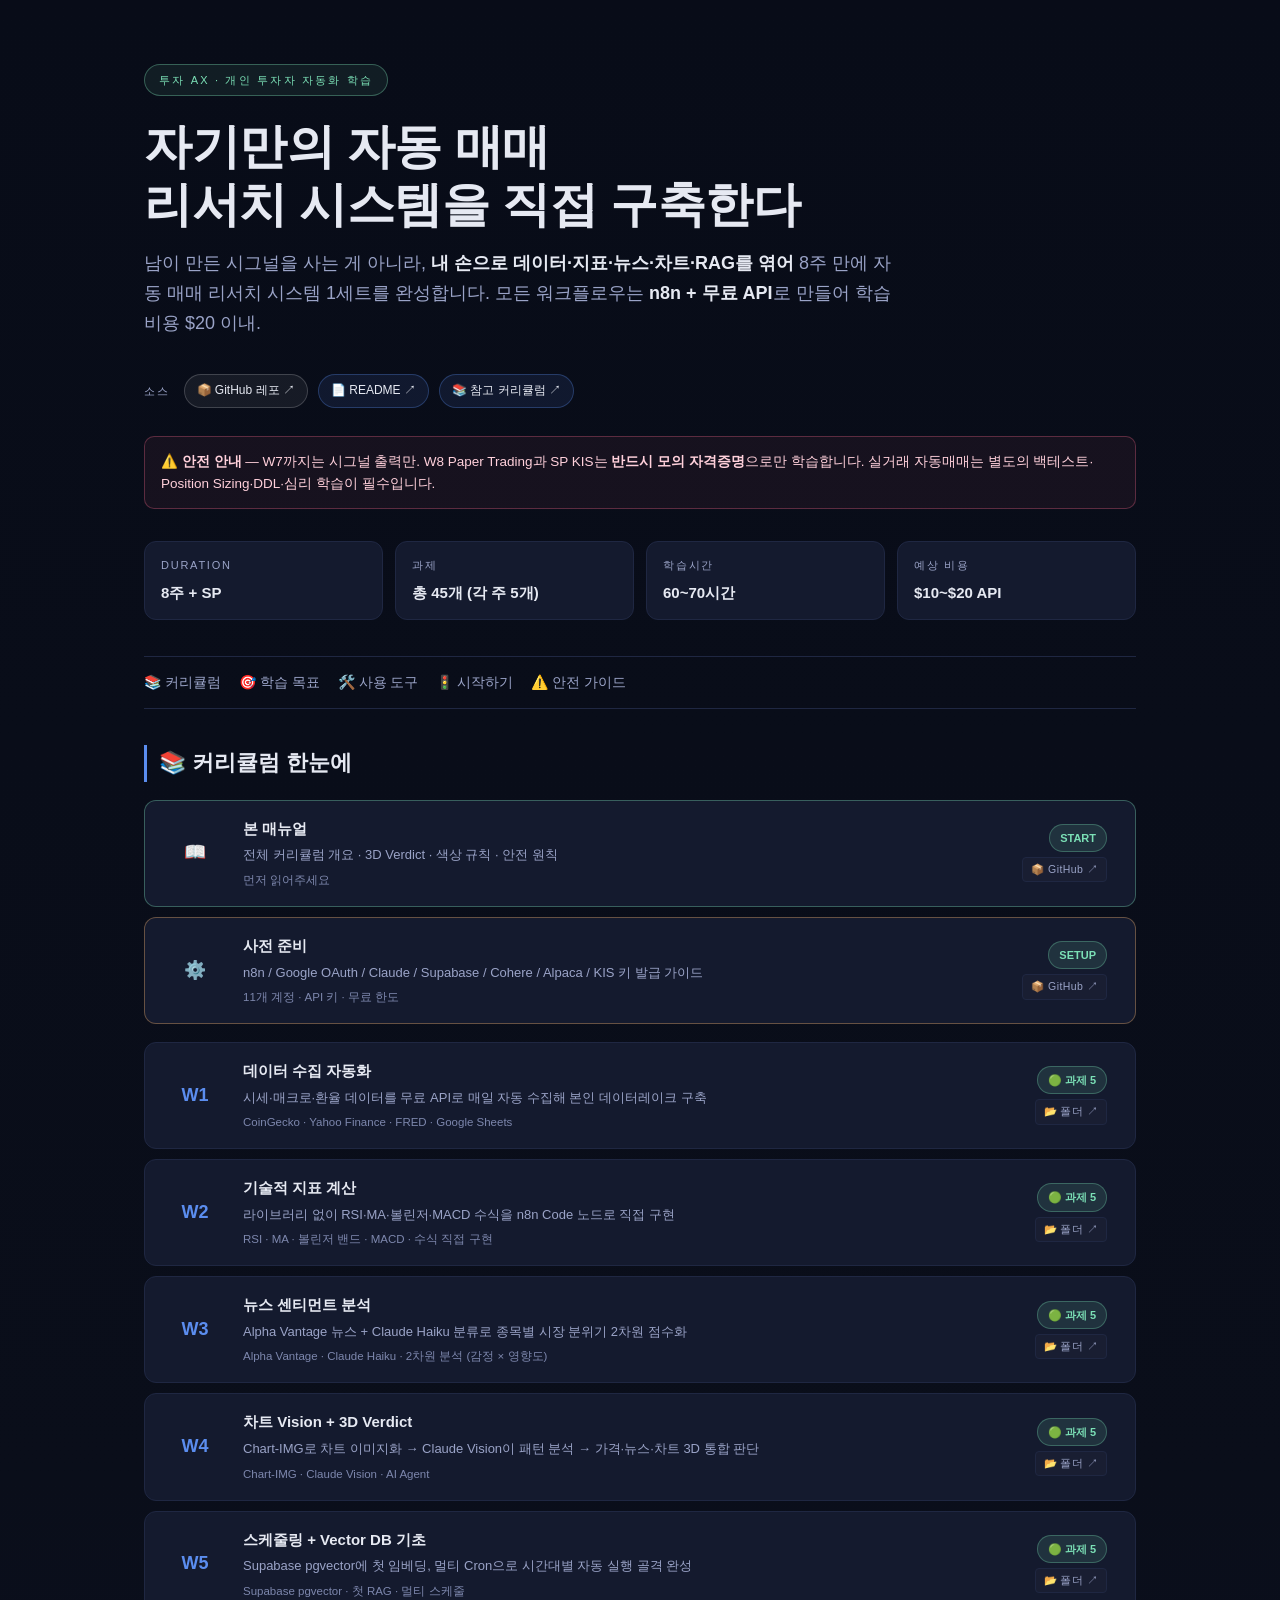
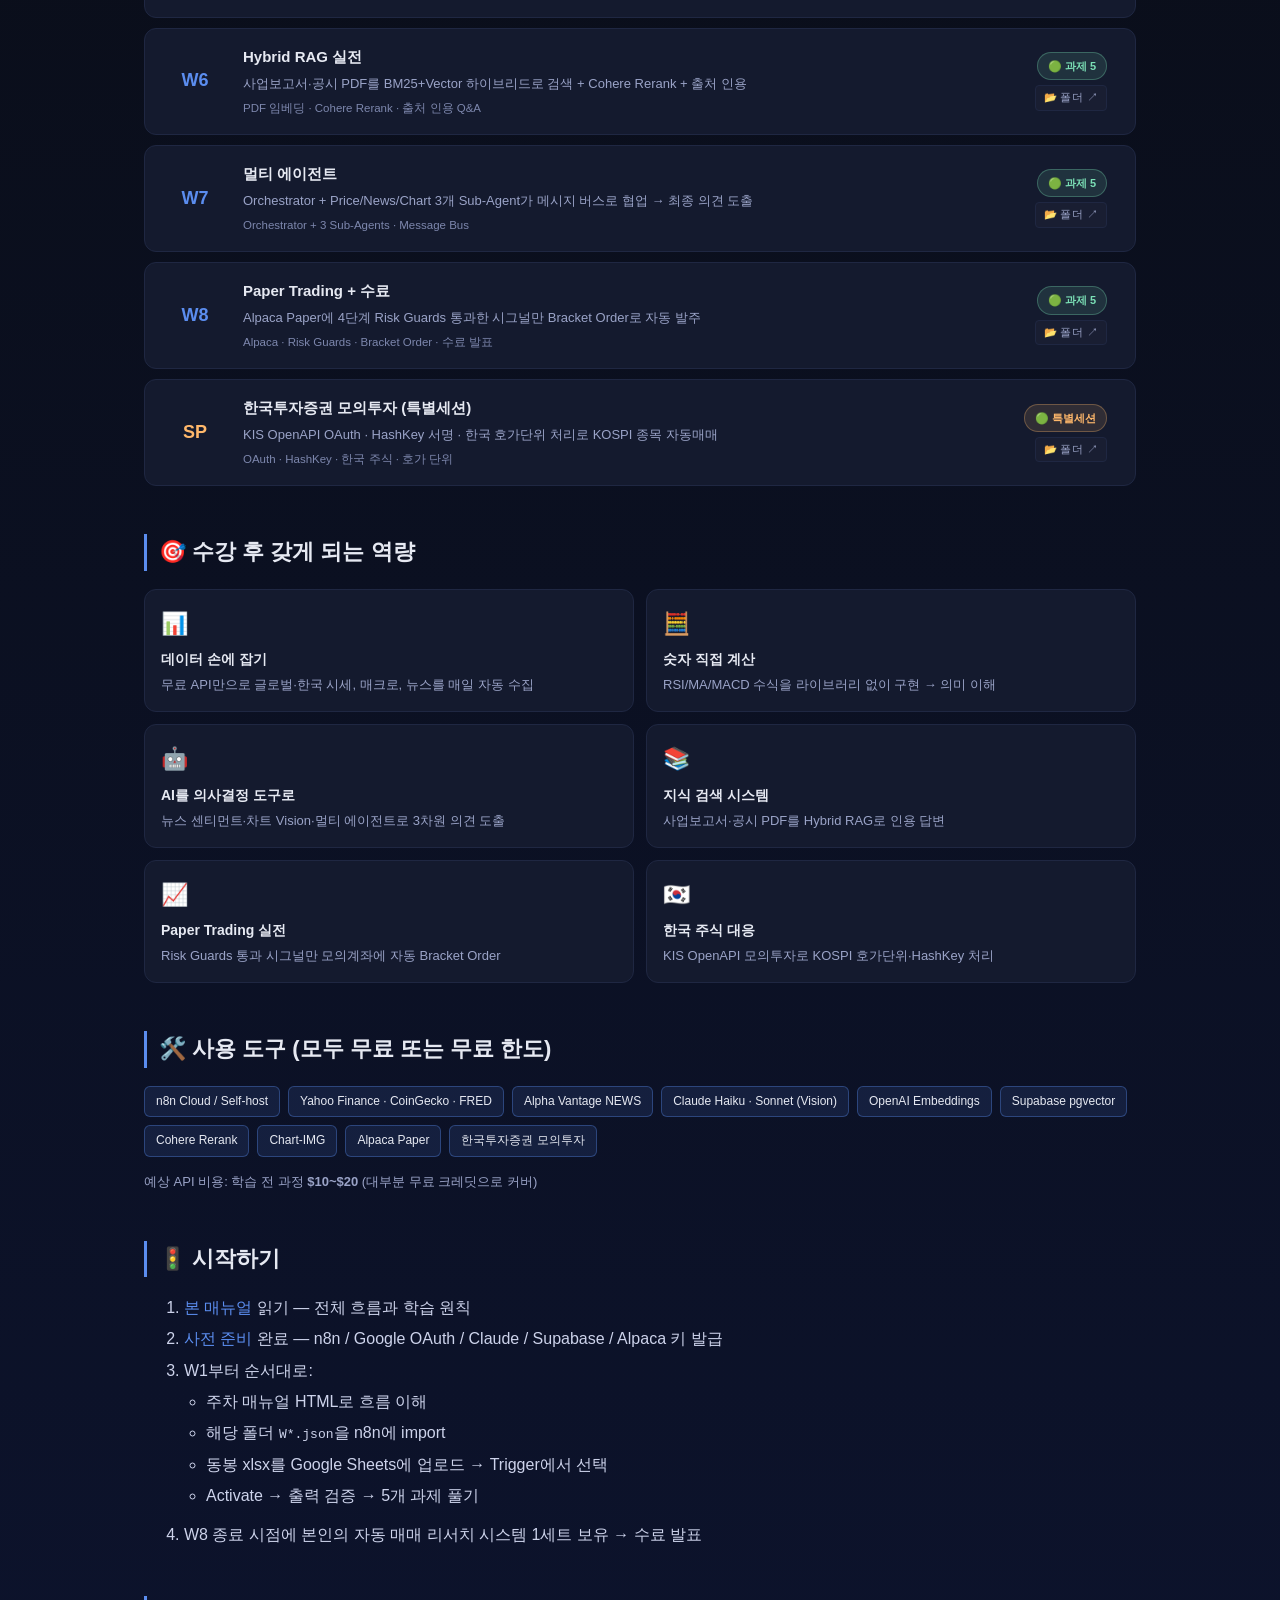
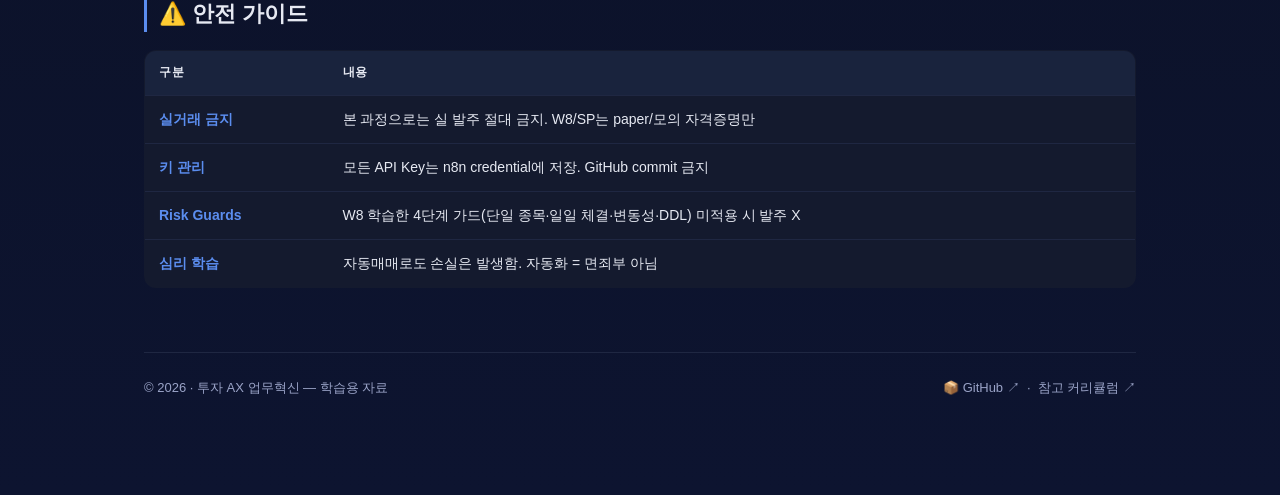
<file: index.html>
<!DOCTYPE html>
<html lang="ko">
<head>
<meta charset="UTF-8">
<meta name="viewport" content="width=device-width, initial-scale=1.0">
<title>투자 AX 업무혁신 — 개인 투자자 자동화 학습과정</title>
<meta name="description" content="개인 투자자가 데이터·지표·뉴스·차트·RAG·Paper Trading까지 직접 엮어 자기만의 자동 매매 리서치 시스템을 구축하는 8주 + SP 커리큘럼">
<style>
  :root{
    --bg:#0a0e1a;--bg-card:#141a2e;--border:#1f2742;
    --text:#e6e9f2;--muted:#9aa3c7;
    --accent:#5b8def;--accent-2:#7be0b6;--warn:#ffb86b;--danger:#ff6b8a;
  }
  *{box-sizing:border-box}
  html,body{margin:0;padding:0}
  body{
    background:linear-gradient(180deg,#080c18 0%,#0a0e1a 40%,#0d1430 100%);
    color:var(--text);
    font-family:-apple-system,BlinkMacSystemFont,"Segoe UI","Apple SD Gothic Neo","Noto Sans KR",Roboto,sans-serif;
    line-height:1.65;min-height:100vh;
  }
  a{color:var(--accent);text-decoration:none}
  a:hover{text-decoration:underline}
  .wrap{max-width:1040px;margin:0 auto;padding:64px 24px 96px}

  .eyebrow{display:inline-block;font-size:11px;letter-spacing:.2em;text-transform:uppercase;
    color:var(--accent-2);border:1px solid rgba(123,224,182,.35);
    padding:6px 14px;border-radius:999px;background:rgba(123,224,182,.08);margin-bottom:22px}
  h1{font-size:clamp(30px,5vw,48px);line-height:1.2;margin:0 0 16px;letter-spacing:-.01em;font-weight:800}
  .lead{color:var(--muted);font-size:clamp(15px,1.6vw,18px);margin:0 0 36px;max-width:760px}
  .lead strong{color:var(--text)}

  .meta{display:grid;grid-template-columns:repeat(4,1fr);gap:12px;margin:0 0 36px}
  @media (max-width:720px){.meta{grid-template-columns:repeat(2,1fr)}}
  .meta-card{background:var(--bg-card);border:1px solid var(--border);border-radius:12px;padding:14px 16px}
  .meta-card .k{font-size:11px;letter-spacing:.16em;text-transform:uppercase;color:var(--muted);margin-bottom:6px}
  .meta-card .v{font-size:15px;font-weight:600;color:var(--text)}

  .toc{display:flex;flex-wrap:wrap;gap:8px 18px;color:var(--muted);font-size:14px;
    border-top:1px solid var(--border);border-bottom:1px solid var(--border);
    padding:14px 0;margin:0 0 36px}
  .toc a{color:var(--muted)} .toc a:hover{color:var(--text)}

  section{margin:0 0 48px}
  h2{font-size:22px;font-weight:700;margin:0 0 18px;padding-left:12px;border-left:3px solid var(--accent)}
  p{margin:0 0 12px;color:#cdd3eb}
  ul{margin:0 0 12px;padding-left:22px;color:#cdd3eb} li{margin:5px 0}

  .curriculum{display:grid;grid-template-columns:1fr;gap:10px;margin:8px 0 12px}
  .week{background:var(--bg-card);border:1px solid var(--border);border-radius:12px;
    padding:16px 20px;display:grid;grid-template-columns:60px 1fr auto;gap:18px;align-items:center;
    transition:border-color .15s ease,transform .15s ease;position:relative;cursor:pointer}
  .week:hover{border-color:var(--accent);transform:translateX(2px)}
  .week:hover .body .ttl a{color:var(--accent)}
  /* stretched link — ttl의 anchor가 카드 전체를 덮어 클릭 가능하게 */
  /* 카드 우측 hover시 화살표 표시 */
  .week::after{content:'→';position:absolute;right:14px;top:50%;transform:translateY(-50%);
    color:var(--muted);opacity:0;transition:all .2s ease;font-size:18px;pointer-events:none;z-index:0}
  .week:hover::after{opacity:1;right:8px;color:var(--accent)}
  /* 우측 open 영역은 화살표 위에 올림 + 패딩 */
  .week .open{position:relative;z-index:2;padding-right:8px}
  /* 키보드 포커스 표시 */
  .week:focus-visible{outline:2px solid var(--accent);outline-offset:2px}
  .week .wk{font-size:18px;font-weight:800;color:var(--accent);text-align:center}
  .week .body .ttl{font-size:15px;font-weight:700;color:var(--text);margin-bottom:3px}
  .week .body .desc{font-size:13px;color:var(--muted)}
  .week .body .tools{font-size:11.5px;color:#7d87ad;margin-top:5px}
  .week .badge{font-size:11px;padding:4px 10px;border-radius:999px;background:rgba(123,224,182,.12);
    color:var(--accent-2);border:1px solid rgba(123,224,182,.3);font-weight:600;white-space:nowrap}
  .week.sp .wk{color:var(--warn)}
  .week.sp .badge{background:rgba(255,184,107,.12);color:var(--warn);border-color:rgba(255,184,107,.3)}
  .week .body .ttl a{color:inherit;text-decoration:none;position:relative}
  .week .body .ttl a:hover{color:var(--accent);text-decoration:none}
  @media (max-width:560px){.week{grid-template-columns:50px 1fr}.week .badge{grid-column:1/-1;justify-self:start;margin-top:6px}}

  .goal-grid{display:grid;grid-template-columns:repeat(2,1fr);gap:12px;margin:8px 0}
  @media (max-width:720px){.goal-grid{grid-template-columns:1fr}}
  .goal{background:var(--bg-card);border:1px solid var(--border);border-radius:12px;padding:16px}
  .goal .ic{font-size:22px;margin-bottom:6px}
  .goal .t{font-weight:700;font-size:14px;margin-bottom:4px}
  .goal .d{font-size:13px;color:var(--muted);line-height:1.55}

  table{width:100%;border-collapse:collapse;background:var(--bg-card);border:1px solid var(--border);
    border-radius:12px;overflow:hidden;font-size:14px}
  th,td{padding:12px 14px;text-align:left;border-bottom:1px solid var(--border)}
  th{background:rgba(91,141,239,.08);color:var(--text);font-weight:600;font-size:12px;
    letter-spacing:.08em;text-transform:uppercase}
  tr:last-child td{border-bottom:none}
  td:first-child{color:var(--accent);font-weight:600;white-space:nowrap}

  .safety{background:rgba(255,107,138,.06);border:1px solid rgba(255,107,138,.3);
    color:#ffd0db;padding:14px 16px;border-radius:10px;margin:0 0 32px;
    font-size:13.5px;line-height:1.6}

  .badge-row{display:flex;flex-wrap:wrap;gap:8px;margin-bottom:14px}
  .badge{background:rgba(91,141,239,.12);border:1px solid rgba(91,141,239,.35);
    color:var(--text);padding:5px 11px;border-radius:6px;font-size:12px;font-weight:500}

  footer{margin-top:64px;padding-top:24px;border-top:1px solid var(--border);
    color:var(--muted);font-size:13px;display:flex;justify-content:space-between;flex-wrap:wrap;gap:8px}
  footer a{color:var(--muted)}

  .source-bar{display:flex;flex-wrap:wrap;gap:10px;margin:0 0 28px;align-items:center}
  .source-bar .label{font-size:11px;letter-spacing:.16em;text-transform:uppercase;color:var(--muted);margin-right:4px}
  .source-pill{display:inline-flex;align-items:center;gap:6px;font-size:12px;padding:6px 12px;border-radius:999px;
    background:rgba(91,141,239,.1);border:1px solid rgba(91,141,239,.3);color:var(--text);
    transition:background .15s ease,border-color .15s ease}
  .source-pill:hover{background:rgba(91,141,239,.18);border-color:var(--accent);text-decoration:none}
  .source-pill.gh{background:rgba(255,255,255,.06);border-color:rgba(255,255,255,.18)}
  .source-pill.gh:hover{background:rgba(255,255,255,.12);border-color:#fff}
  .week .open{display:flex;flex-direction:column;align-items:flex-end;gap:5px;font-size:10px}
  .week .open a{color:var(--muted);font-size:10.5px;letter-spacing:.04em;border:1px solid var(--border);
    padding:3px 8px;border-radius:4px;background:rgba(255,255,255,.02);transition:all .15s ease}
  .week .open a:hover{border-color:var(--accent);color:var(--text);text-decoration:none}
</style>
</head>
<body>
<div class="wrap">

  <span class="eyebrow">투자 AX · 개인 투자자 자동화 학습</span>
  <h1>자기만의 자동 매매<br>리서치 시스템을 직접 구축한다</h1>
  <p class="lead">
    남이 만든 시그널을 사는 게 아니라, <strong>내 손으로 데이터·지표·뉴스·차트·RAG를 엮어</strong>
    8주 만에 자동 매매 리서치 시스템 1세트를 완성합니다. 모든 워크플로우는
    <strong>n8n + 무료 API</strong>로 만들어 학습 비용 $20 이내.
  </p>

  <div class="source-bar">
    <span class="label">소스</span>
    <a class="source-pill gh" href="https://github.com/keerhee/invest-ax-curriculum" target="_blank" rel="noopener">📦 GitHub 레포 ↗</a>
    <a class="source-pill" href="https://github.com/keerhee/invest-ax-curriculum/blob/main/README.md" target="_blank" rel="noopener">📄 README ↗</a>
    <a class="source-pill" href="https://github.com/keerhee/invest-automation-curriculum" target="_blank" rel="noopener">📚 참고 커리큘럼 ↗</a>
  </div>

  <div class="safety">
    ⚠️ <strong>안전 안내</strong> — W7까지는 시그널 출력만. W8 Paper Trading과 SP KIS는
    <strong>반드시 모의 자격증명</strong>으로만 학습합니다. 실거래 자동매매는 별도의 백테스트·
    Position Sizing·DDL·심리 학습이 필수입니다.
  </div>

  <div class="meta">
    <div class="meta-card"><div class="k">Duration</div><div class="v">8주 + SP</div></div>
    <div class="meta-card"><div class="k">과제</div><div class="v">총 45개 (각 주 5개)</div></div>
    <div class="meta-card"><div class="k">학습시간</div><div class="v">60~70시간</div></div>
    <div class="meta-card"><div class="k">예상 비용</div><div class="v">$10~$20 API</div></div>
  </div>

  <nav class="toc">
    <a href="#curriculum">📚 커리큘럼</a>
    <a href="#goals">🎯 학습 목표</a>
    <a href="#tools">🛠️ 사용 도구</a>
    <a href="#how">🚦 시작하기</a>
    <a href="#safety">⚠️ 안전 가이드</a>
  </nav>

  <section id="curriculum">
    <h2>📚 커리큘럼 한눈에</h2>

    <div class="curriculum" style="margin-bottom:18px">
      <div class="week" style="border-color:rgba(123,224,182,.35)" data-href="manuals/00_main.html">
        <div class="wk" style="color:var(--accent-2)">📖</div>
        <div class="body">
          <div class="ttl"><a href="manuals/00_main.html">본 매뉴얼</a></div>
          <div class="desc">전체 커리큘럼 개요 · 3D Verdict · 색상 규칙 · 안전 원칙</div>
          <div class="tools">먼저 읽어주세요</div>
        </div>
        <div class="open">
          <div class="badge">START</div>
          <a href="https://github.com/keerhee/invest-ax-curriculum/blob/main/manuals/00_main.html" target="_blank" rel="noopener">📦 GitHub ↗</a>
        </div>
      </div>
      <div class="week" style="border-color:rgba(255,184,107,.35)" data-href="manuals/01_prereq.html">
        <div class="wk" style="color:var(--warn)">⚙️</div>
        <div class="body">
          <div class="ttl"><a href="manuals/01_prereq.html">사전 준비</a></div>
          <div class="desc">n8n / Google OAuth / Claude / Supabase / Cohere / Alpaca / KIS 키 발급 가이드</div>
          <div class="tools">11개 계정 · API 키 · 무료 한도</div>
        </div>
        <div class="open">
          <div class="badge">SETUP</div>
          <a href="https://github.com/keerhee/invest-ax-curriculum/blob/main/manuals/01_prereq.html" target="_blank" rel="noopener">📦 GitHub ↗</a>
        </div>
      </div>
    </div>

    <div class="curriculum">

      <div class="week" data-href="manuals/W1_data_collection.html">
        <div class="wk">W1</div>
        <div class="body">
          <div class="ttl"><a href="manuals/W1_data_collection.html">데이터 수집 자동화</a></div>
          <div class="desc">시세·매크로·환율 데이터를 무료 API로 매일 자동 수집해 본인 데이터레이크 구축</div>
          <div class="tools">CoinGecko · Yahoo Finance · FRED · Google Sheets</div>
        </div>
        <div class="open">
          <div class="badge">🟢 과제 5</div>
          <a href="https://github.com/keerhee/invest-ax-curriculum/tree/main/W1%20%EB%8D%B0%EC%9D%B4%ED%84%B0%EC%88%98%EC%A7%91" target="_blank" rel="noopener">📂 폴더 ↗</a>
        </div>
      </div>

      <div class="week" data-href="manuals/W2_technical_indicators.html">
        <div class="wk">W2</div>
        <div class="body">
          <div class="ttl"><a href="manuals/W2_technical_indicators.html">기술적 지표 계산</a></div>
          <div class="desc">라이브러리 없이 RSI·MA·볼린저·MACD 수식을 n8n Code 노드로 직접 구현</div>
          <div class="tools">RSI · MA · 볼린저 밴드 · MACD · 수식 직접 구현</div>
        </div>
        <div class="open">
          <div class="badge">🟢 과제 5</div>
          <a href="https://github.com/keerhee/invest-ax-curriculum/tree/main/W2%20%EA%B8%B0%EC%88%A0%EC%A0%81%EC%A7%80%ED%91%9C" target="_blank" rel="noopener">📂 폴더 ↗</a>
        </div>
      </div>

      <div class="week" data-href="manuals/W3_news_sentiment.html">
        <div class="wk">W3</div>
        <div class="body">
          <div class="ttl"><a href="manuals/W3_news_sentiment.html">뉴스 센티먼트 분석</a></div>
          <div class="desc">Alpha Vantage 뉴스 + Claude Haiku 분류로 종목별 시장 분위기 2차원 점수화</div>
          <div class="tools">Alpha Vantage · Claude Haiku · 2차원 분석 (감정 × 영향도)</div>
        </div>
        <div class="open">
          <div class="badge">🟢 과제 5</div>
          <a href="https://github.com/keerhee/invest-ax-curriculum/tree/main/W3%20%EB%89%B4%EC%8A%A4%EC%84%BC%ED%8B%B0%EB%A8%BC%ED%8A%B8" target="_blank" rel="noopener">📂 폴더 ↗</a>
        </div>
      </div>

      <div class="week" data-href="manuals/W4_chart_vision.html">
        <div class="wk">W4</div>
        <div class="body">
          <div class="ttl"><a href="manuals/W4_chart_vision.html">차트 Vision + 3D Verdict</a></div>
          <div class="desc">Chart-IMG로 차트 이미지화 → Claude Vision이 패턴 분석 → 가격·뉴스·차트 3D 통합 판단</div>
          <div class="tools">Chart-IMG · Claude Vision · AI Agent</div>
        </div>
        <div class="open">
          <div class="badge">🟢 과제 5</div>
          <a href="https://github.com/keerhee/invest-ax-curriculum/tree/main/W4%20%EC%B0%A8%ED%8A%B8Vision" target="_blank" rel="noopener">📂 폴더 ↗</a>
        </div>
      </div>

      <div class="week" data-href="manuals/W5_scheduling_rag.html">
        <div class="wk">W5</div>
        <div class="body">
          <div class="ttl"><a href="manuals/W5_scheduling_rag.html">스케줄링 + Vector DB 기초</a></div>
          <div class="desc">Supabase pgvector에 첫 임베딩, 멀티 Cron으로 시간대별 자동 실행 골격 완성</div>
          <div class="tools">Supabase pgvector · 첫 RAG · 멀티 스케줄</div>
        </div>
        <div class="open">
          <div class="badge">🟢 과제 5</div>
          <a href="https://github.com/keerhee/invest-ax-curriculum/tree/main/W5%20%EC%8A%A4%EC%BC%80%EC%A4%84%EB%A7%81RAG" target="_blank" rel="noopener">📂 폴더 ↗</a>
        </div>
      </div>

      <div class="week" data-href="manuals/W6_hybrid_rag.html">
        <div class="wk">W6</div>
        <div class="body">
          <div class="ttl"><a href="manuals/W6_hybrid_rag.html">Hybrid RAG 실전</a></div>
          <div class="desc">사업보고서·공시 PDF를 BM25+Vector 하이브리드로 검색 + Cohere Rerank + 출처 인용</div>
          <div class="tools">PDF 임베딩 · Cohere Rerank · 출처 인용 Q&amp;A</div>
        </div>
        <div class="open">
          <div class="badge">🟢 과제 5</div>
          <a href="https://github.com/keerhee/invest-ax-curriculum/tree/main/W6%20HybridRAG" target="_blank" rel="noopener">📂 폴더 ↗</a>
        </div>
      </div>

      <div class="week" data-href="manuals/W7_multi_agent.html">
        <div class="wk">W7</div>
        <div class="body">
          <div class="ttl"><a href="manuals/W7_multi_agent.html">멀티 에이전트</a></div>
          <div class="desc">Orchestrator + Price/News/Chart 3개 Sub-Agent가 메시지 버스로 협업 → 최종 의견 도출</div>
          <div class="tools">Orchestrator + 3 Sub-Agents · Message Bus</div>
        </div>
        <div class="open">
          <div class="badge">🟢 과제 5</div>
          <a href="https://github.com/keerhee/invest-ax-curriculum/tree/main/W7%20%EB%A9%80%ED%8B%B0%EC%97%90%EC%9D%B4%EC%A0%84%ED%8A%B8" target="_blank" rel="noopener">📂 폴더 ↗</a>
        </div>
      </div>

      <div class="week" data-href="manuals/W8_paper_trading.html">
        <div class="wk">W8</div>
        <div class="body">
          <div class="ttl"><a href="manuals/W8_paper_trading.html">Paper Trading + 수료</a></div>
          <div class="desc">Alpaca Paper에 4단계 Risk Guards 통과한 시그널만 Bracket Order로 자동 발주</div>
          <div class="tools">Alpaca · Risk Guards · Bracket Order · 수료 발표</div>
        </div>
        <div class="open">
          <div class="badge">🟢 과제 5</div>
          <a href="https://github.com/keerhee/invest-ax-curriculum/tree/main/W8%20PaperTrading" target="_blank" rel="noopener">📂 폴더 ↗</a>
        </div>
      </div>

      <div class="week sp" data-href="manuals/SP_kis_korea.html">
        <div class="wk">SP</div>
        <div class="body">
          <div class="ttl"><a href="manuals/SP_kis_korea.html">한국투자증권 모의투자 (특별세션)</a></div>
          <div class="desc">KIS OpenAPI OAuth · HashKey 서명 · 한국 호가단위 처리로 KOSPI 종목 자동매매</div>
          <div class="tools">OAuth · HashKey · 한국 주식 · 호가 단위</div>
        </div>
        <div class="open">
          <div class="badge">🟢 특별세션</div>
          <a href="https://github.com/keerhee/invest-ax-curriculum/tree/main/SP%20KIS%EB%AA%A8%EC%9D%98%ED%88%AC%EC%9E%90" target="_blank" rel="noopener">📂 폴더 ↗</a>
        </div>
      </div>

    </div>
  </section>

  <section id="goals">
    <h2>🎯 수강 후 갖게 되는 역량</h2>
    <div class="goal-grid">
      <div class="goal"><div class="ic">📊</div><div class="t">데이터 손에 잡기</div><div class="d">무료 API만으로 글로벌·한국 시세, 매크로, 뉴스를 매일 자동 수집</div></div>
      <div class="goal"><div class="ic">🧮</div><div class="t">숫자 직접 계산</div><div class="d">RSI/MA/MACD 수식을 라이브러리 없이 구현 → 의미 이해</div></div>
      <div class="goal"><div class="ic">🤖</div><div class="t">AI를 의사결정 도구로</div><div class="d">뉴스 센티먼트·차트 Vision·멀티 에이전트로 3차원 의견 도출</div></div>
      <div class="goal"><div class="ic">📚</div><div class="t">지식 검색 시스템</div><div class="d">사업보고서·공시 PDF를 Hybrid RAG로 인용 답변</div></div>
      <div class="goal"><div class="ic">📈</div><div class="t">Paper Trading 실전</div><div class="d">Risk Guards 통과 시그널만 모의계좌에 자동 Bracket Order</div></div>
      <div class="goal"><div class="ic">🇰🇷</div><div class="t">한국 주식 대응</div><div class="d">KIS OpenAPI 모의투자로 KOSPI 호가단위·HashKey 처리</div></div>
    </div>
  </section>

  <section id="tools">
    <h2>🛠️ 사용 도구 (모두 무료 또는 무료 한도)</h2>
    <div class="badge-row">
      <span class="badge">n8n Cloud / Self-host</span>
      <span class="badge">Yahoo Finance · CoinGecko · FRED</span>
      <span class="badge">Alpha Vantage NEWS</span>
      <span class="badge">Claude Haiku · Sonnet (Vision)</span>
      <span class="badge">OpenAI Embeddings</span>
      <span class="badge">Supabase pgvector</span>
      <span class="badge">Cohere Rerank</span>
      <span class="badge">Chart-IMG</span>
      <span class="badge">Alpaca Paper</span>
      <span class="badge">한국투자증권 모의투자</span>
    </div>
    <p style="font-size:13px;color:var(--muted)">예상 API 비용: 학습 전 과정 <strong>$10~$20</strong> (대부분 무료 크레딧으로 커버)</p>
  </section>

  <section id="how">
    <h2>🚦 시작하기</h2>
    <ol style="color:#cdd3eb">
      <li><a href="manuals/00_main.html">본 매뉴얼</a> 읽기 — 전체 흐름과 학습 원칙</li>
      <li><a href="manuals/01_prereq.html">사전 준비</a> 완료 — n8n / Google OAuth / Claude / Supabase / Alpaca 키 발급</li>
      <li>W1부터 순서대로:
        <ul>
          <li>주차 매뉴얼 HTML로 흐름 이해</li>
          <li>해당 폴더 <code>W*.json</code>을 n8n에 import</li>
          <li>동봉 xlsx를 Google Sheets에 업로드 → Trigger에서 선택</li>
          <li>Activate → 출력 검증 → 5개 과제 풀기</li>
        </ul>
      </li>
      <li>W8 종료 시점에 본인의 자동 매매 리서치 시스템 1세트 보유 → 수료 발표</li>
    </ol>
  </section>

  <section id="safety">
    <h2>⚠️ 안전 가이드</h2>
    <table>
      <thead><tr><th>구분</th><th>내용</th></tr></thead>
      <tbody>
        <tr><td>실거래 금지</td><td>본 과정으로는 실 발주 절대 금지. W8/SP는 paper/모의 자격증명만</td></tr>
        <tr><td>키 관리</td><td>모든 API Key는 n8n credential에 저장. GitHub commit 금지</td></tr>
        <tr><td>Risk Guards</td><td>W8 학습한 4단계 가드(단일 종목·일일 체결·변동성·DDL) 미적용 시 발주 X</td></tr>
        <tr><td>심리 학습</td><td>자동매매로도 손실은 발생함. 자동화 = 면죄부 아님</td></tr>
      </tbody>
    </table>
  </section>

  <footer>
    <span>© 2026 · 투자 AX 업무혁신 — 학습용 자료</span>
    <span>
      <a href="https://github.com/keerhee/invest-ax-curriculum">📦 GitHub ↗</a>
      &nbsp;·&nbsp;
      <a href="https://github.com/keerhee/invest-automation-curriculum">참고 커리큘럼 ↗</a>
    </span>
  </footer>

</div>

<script>
  document.querySelectorAll('.week[data-href]').forEach(card => {
    card.tabIndex = 0;
    card.setAttribute('role', 'link');
    card.addEventListener('click', e => {
      if (e.target.closest('a')) return;  // anchor 클릭은 anchor가 처리
      window.location = card.dataset.href;
    });
    card.addEventListener('keydown', e => {
      if (e.key === 'Enter' || e.key === ' ') {
        e.preventDefault();
        window.location = card.dataset.href;
      }
    });
  });
</script>
</body>
</html>
</file>
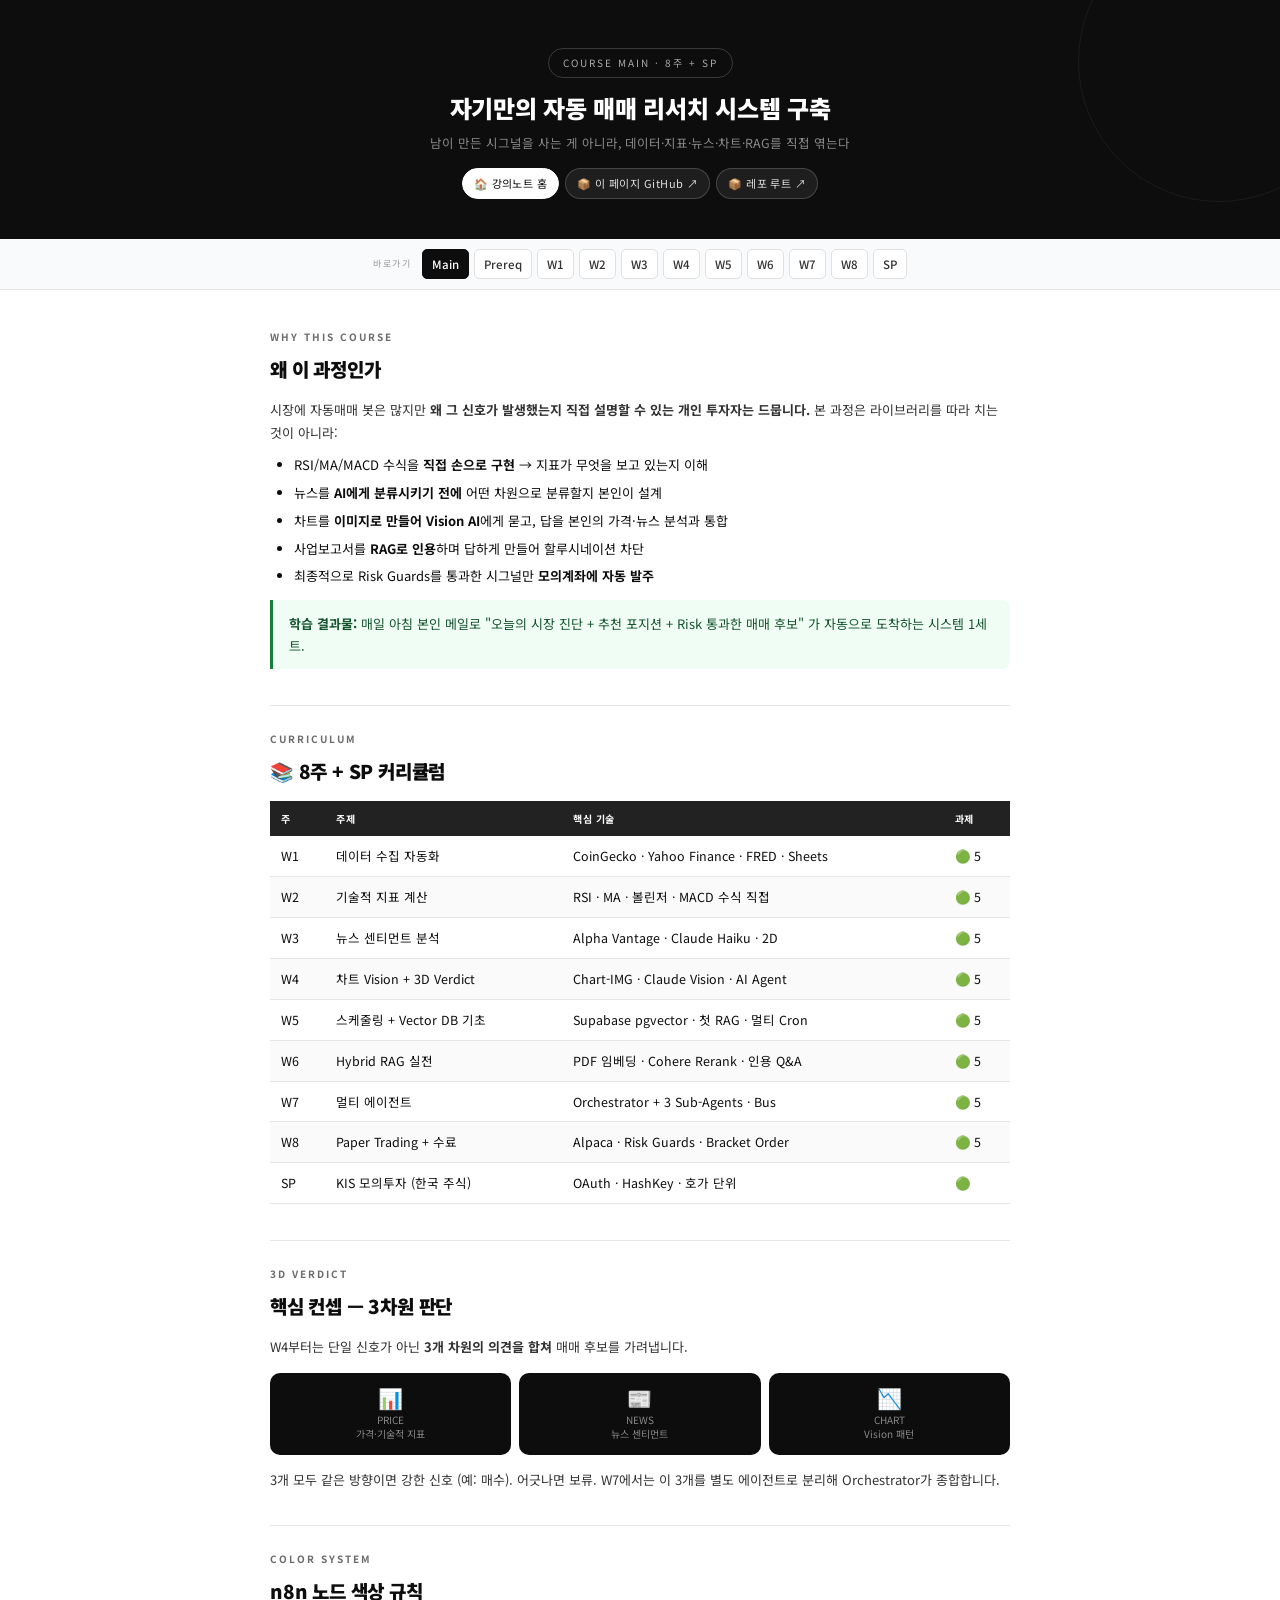
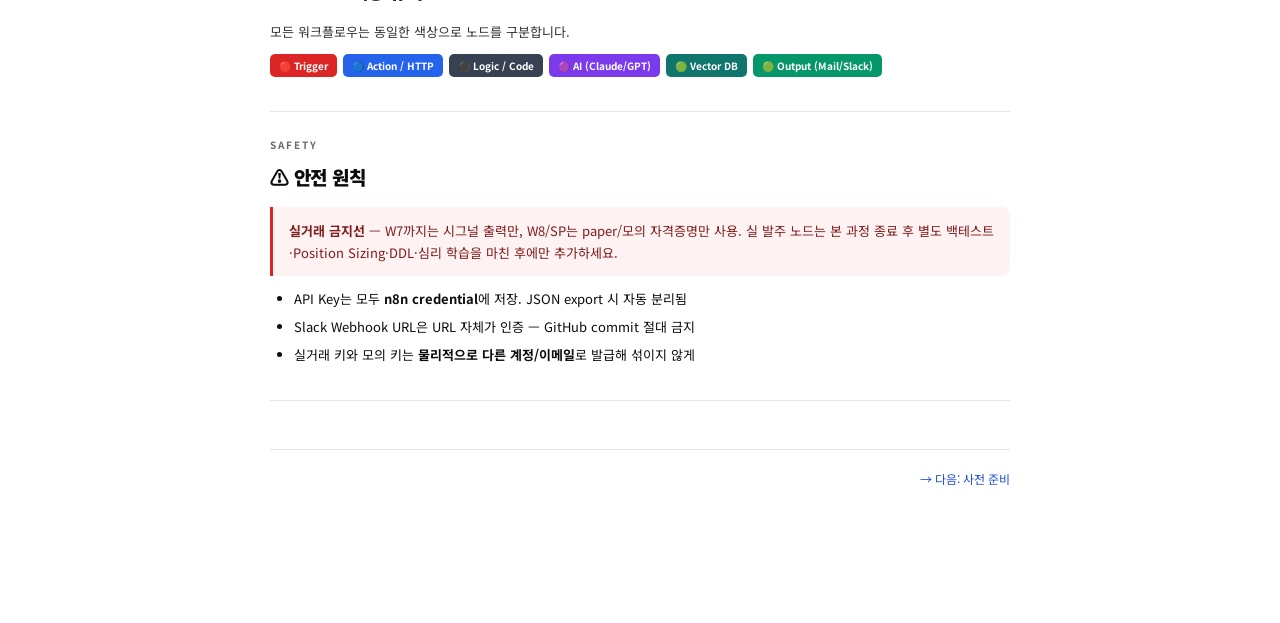
<file: manuals/00_main.html>
<!DOCTYPE html>
<html lang="ko">
<head>
<meta charset="UTF-8"><meta name="viewport" content="width=device-width, initial-scale=1.0">
<title>투자 AX — 본 매뉴얼</title>
<link rel="stylesheet" href="_style.css">
</head>
<body>
<div class="hero">
  <div class="hero-badge">Course Main · 8주 + SP</div>
  <h1>자기만의 자동 매매 리서치 시스템 구축</h1>
  <p class="hero-sub">남이 만든 시그널을 사는 게 아니라, 데이터·지표·뉴스·차트·RAG를 직접 엮는다</p>
  <div class="hero-bar">
    <a class="primary" href="https://keerhee.github.io/invest-ax-curriculum/">🏠 강의노트 홈</a>
    <a href="https://github.com/keerhee/invest-ax-curriculum/blob/main/manuals/00_main.html" target="_blank" rel="noopener">📦 이 페이지 GitHub ↗</a>
    <a href="https://github.com/keerhee/invest-ax-curriculum" target="_blank" rel="noopener">📦 레포 루트 ↗</a>
  </div>

</div>
<nav class="quick-nav">
    <span class="label">바로가기</span>
    <a class="current" href="#">Main</a>
    <a href="01_prereq.html">Prereq</a>
    <a href="W1_data_collection.html">W1</a>
    <a href="W2_technical_indicators.html">W2</a>
    <a href="W3_news_sentiment.html">W3</a>
    <a href="W4_chart_vision.html">W4</a>
    <a href="W5_scheduling_rag.html">W5</a>
    <a href="W6_hybrid_rag.html">W6</a>
    <a href="W7_multi_agent.html">W7</a>
    <a href="W8_paper_trading.html">W8</a>
    <a href="SP_kis_korea.html">SP</a>
</nav>


<div class="container">

<section>
  <div class="eyebrow">Why this course</div>
  <h2>왜 이 과정인가</h2>
  <p>시장에 자동매매 봇은 많지만 <strong>왜 그 신호가 발생했는지 직접 설명할 수 있는 개인 투자자는 드뭅니다.</strong> 본 과정은 라이브러리를 따라 치는 것이 아니라:</p>
  <ul>
    <li>RSI/MA/MACD 수식을 <strong>직접 손으로 구현</strong> → 지표가 무엇을 보고 있는지 이해</li>
    <li>뉴스를 <strong>AI에게 분류시키기 전에</strong> 어떤 차원으로 분류할지 본인이 설계</li>
    <li>차트를 <strong>이미지로 만들어 Vision AI</strong>에게 묻고, 답을 본인의 가격·뉴스 분석과 통합</li>
    <li>사업보고서를 <strong>RAG로 인용</strong>하며 답하게 만들어 할루시네이션 차단</li>
    <li>최종적으로 Risk Guards를 통과한 시그널만 <strong>모의계좌에 자동 발주</strong></li>
  </ul>

  <div class="callout green">
    <strong>학습 결과물:</strong> 매일 아침 본인 메일로 "오늘의 시장 진단 + 추천 포지션 + Risk 통과한 매매 후보" 가 자동으로 도착하는 시스템 1세트.
  </div>
</section>

<section>
  <div class="eyebrow">Curriculum</div>
  <h2>📚 8주 + SP 커리큘럼</h2>
  <table>
    <thead><tr><th>주</th><th>주제</th><th>핵심 기술</th><th>과제</th></tr></thead>
    <tbody>
      <tr><td>W1</td><td>데이터 수집 자동화</td><td>CoinGecko · Yahoo Finance · FRED · Sheets</td><td>🟢 5</td></tr>
      <tr><td>W2</td><td>기술적 지표 계산</td><td>RSI · MA · 볼린저 · MACD 수식 직접</td><td>🟢 5</td></tr>
      <tr><td>W3</td><td>뉴스 센티먼트 분석</td><td>Alpha Vantage · Claude Haiku · 2D</td><td>🟢 5</td></tr>
      <tr><td>W4</td><td>차트 Vision + 3D Verdict</td><td>Chart-IMG · Claude Vision · AI Agent</td><td>🟢 5</td></tr>
      <tr><td>W5</td><td>스케줄링 + Vector DB 기초</td><td>Supabase pgvector · 첫 RAG · 멀티 Cron</td><td>🟢 5</td></tr>
      <tr><td>W6</td><td>Hybrid RAG 실전</td><td>PDF 임베딩 · Cohere Rerank · 인용 Q&amp;A</td><td>🟢 5</td></tr>
      <tr><td>W7</td><td>멀티 에이전트</td><td>Orchestrator + 3 Sub-Agents · Bus</td><td>🟢 5</td></tr>
      <tr><td>W8</td><td>Paper Trading + 수료</td><td>Alpaca · Risk Guards · Bracket Order</td><td>🟢 5</td></tr>
      <tr><td>SP</td><td>KIS 모의투자 (한국 주식)</td><td>OAuth · HashKey · 호가 단위</td><td>🟢</td></tr>
    </tbody>
  </table>
</section>

<section>
  <div class="eyebrow">3D Verdict</div>
  <h2>핵심 컨셉 — 3차원 판단</h2>
  <p>W4부터는 단일 신호가 아닌 <strong>3개 차원의 의견을 합쳐</strong> 매매 후보를 가려냅니다.</p>
  <div class="kpi">
    <div class="kpi-card"><div class="kpi-num">📊</div><div class="kpi-lbl">PRICE<br>가격·기술적 지표</div></div>
    <div class="kpi-card"><div class="kpi-num">📰</div><div class="kpi-lbl">NEWS<br>뉴스 센티먼트</div></div>
    <div class="kpi-card"><div class="kpi-num">📉</div><div class="kpi-lbl">CHART<br>Vision 패턴</div></div>
  </div>
  <p>3개 모두 같은 방향이면 강한 신호 (예: 매수). 어긋나면 보류. W7에서는 이 3개를 별도 에이전트로 분리해 Orchestrator가 종합합니다.</p>
</section>

<section>
  <div class="eyebrow">Color System</div>
  <h2>n8n 노드 색상 규칙</h2>
  <p>모든 워크플로우는 동일한 색상으로 노드를 구분합니다.</p>
  <div style="display:flex;flex-wrap:wrap;gap:6px;margin:10px 0">
    <span class="node n-trig">🔴 Trigger</span>
    <span class="node n-act">🔵 Action / HTTP</span>
    <span class="node n-logic">⚫ Logic / Code</span>
    <span class="node n-ai">🟣 AI (Claude/GPT)</span>
    <span class="node n-store">🟢 Vector DB</span>
    <span class="node n-out">🟢 Output (Mail/Slack)</span>
  </div>
</section>

<section>
  <div class="eyebrow">Safety</div>
  <h2>⚠️ 안전 원칙</h2>
  <div class="callout danger">
    <strong>실거래 금지선</strong> — W7까지는 시그널 출력만, W8/SP는 paper/모의 자격증명만 사용. 실 발주 노드는 본 과정 종료 후 별도 백테스트·Position Sizing·DDL·심리 학습을 마친 후에만 추가하세요.
  </div>
  <ul>
    <li>API Key는 모두 <strong>n8n credential</strong>에 저장. JSON export 시 자동 분리됨</li>
    <li>Slack Webhook URL은 URL 자체가 인증 — GitHub commit 절대 금지</li>
    <li>실거래 키와 모의 키는 <strong>물리적으로 다른 계정/이메일</strong>로 발급해 섞이지 않게</li>
  </ul>
</section>

<section>
  <div class="navbar">
    <span></span>
    <span><a href="01_prereq.html">→ 다음: 사전 준비</a></span>
  </div>
</section>

</div>
</body>
</html>
</file>
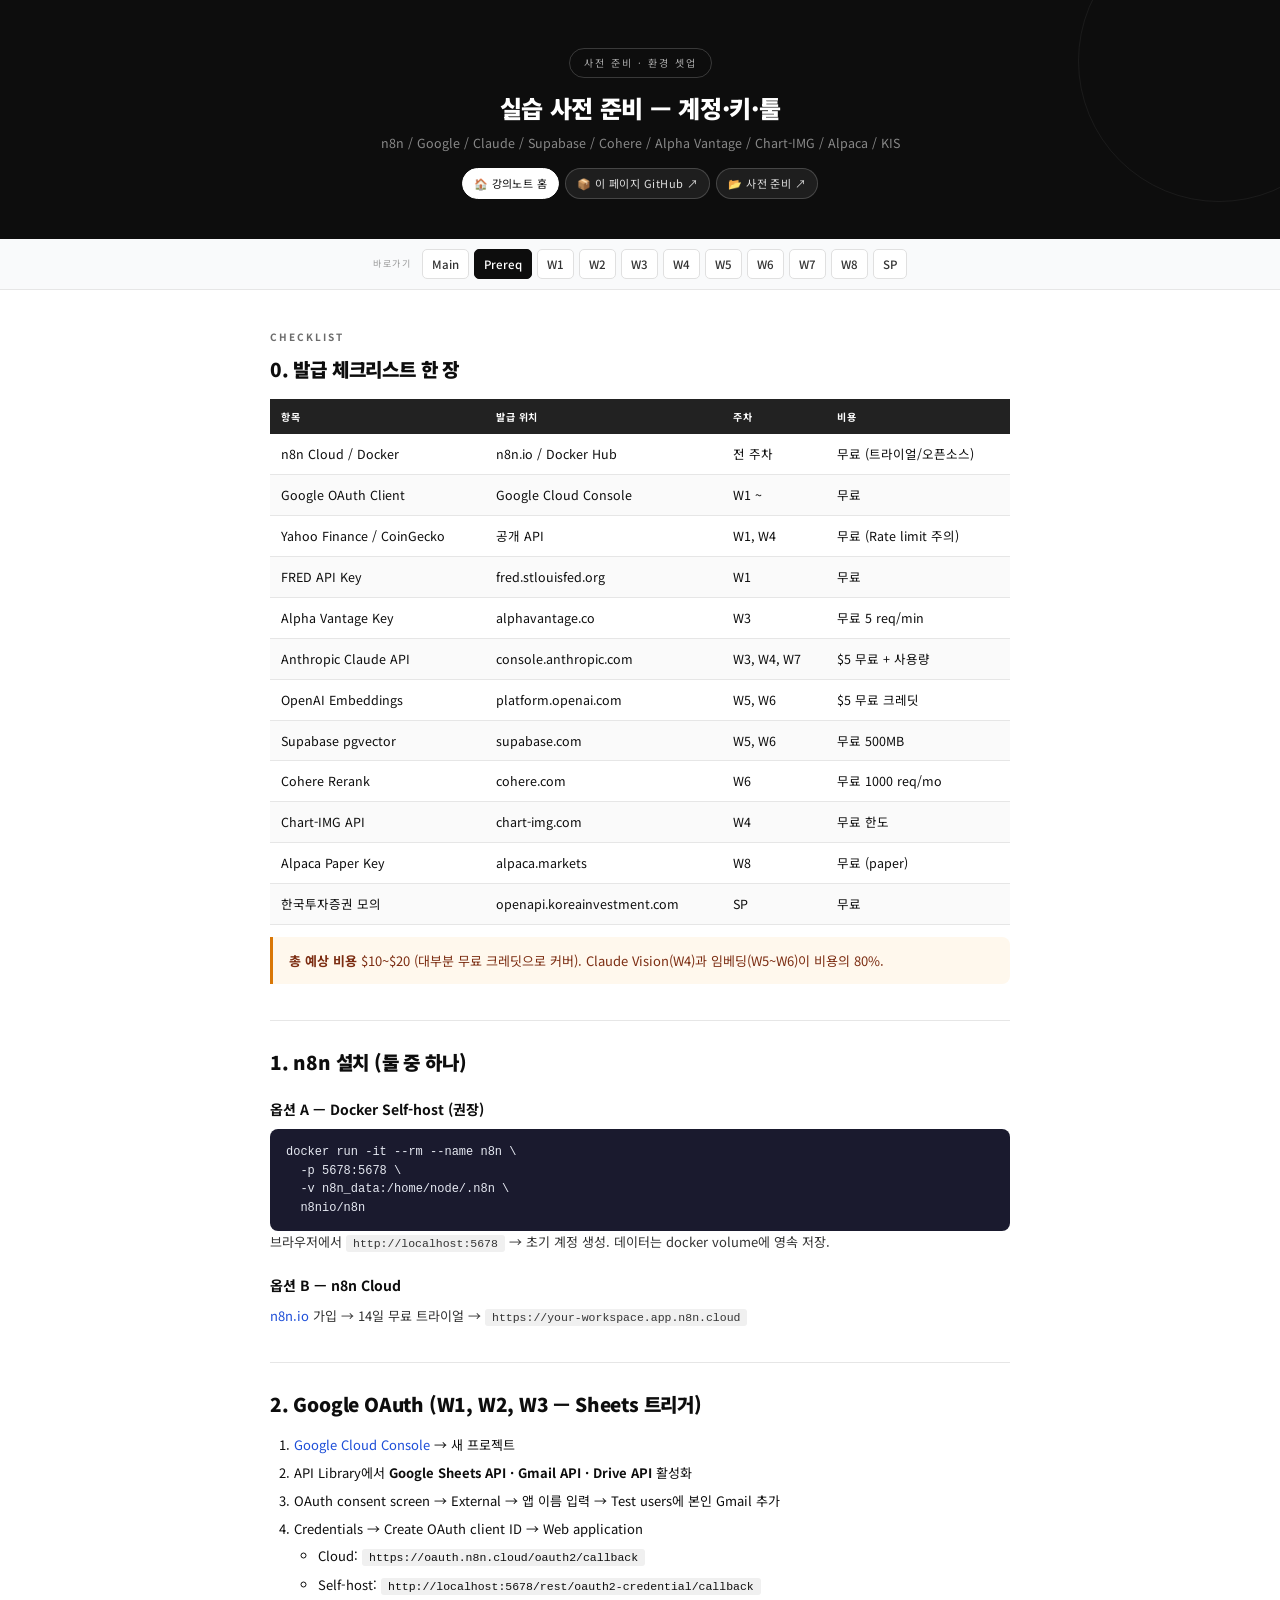
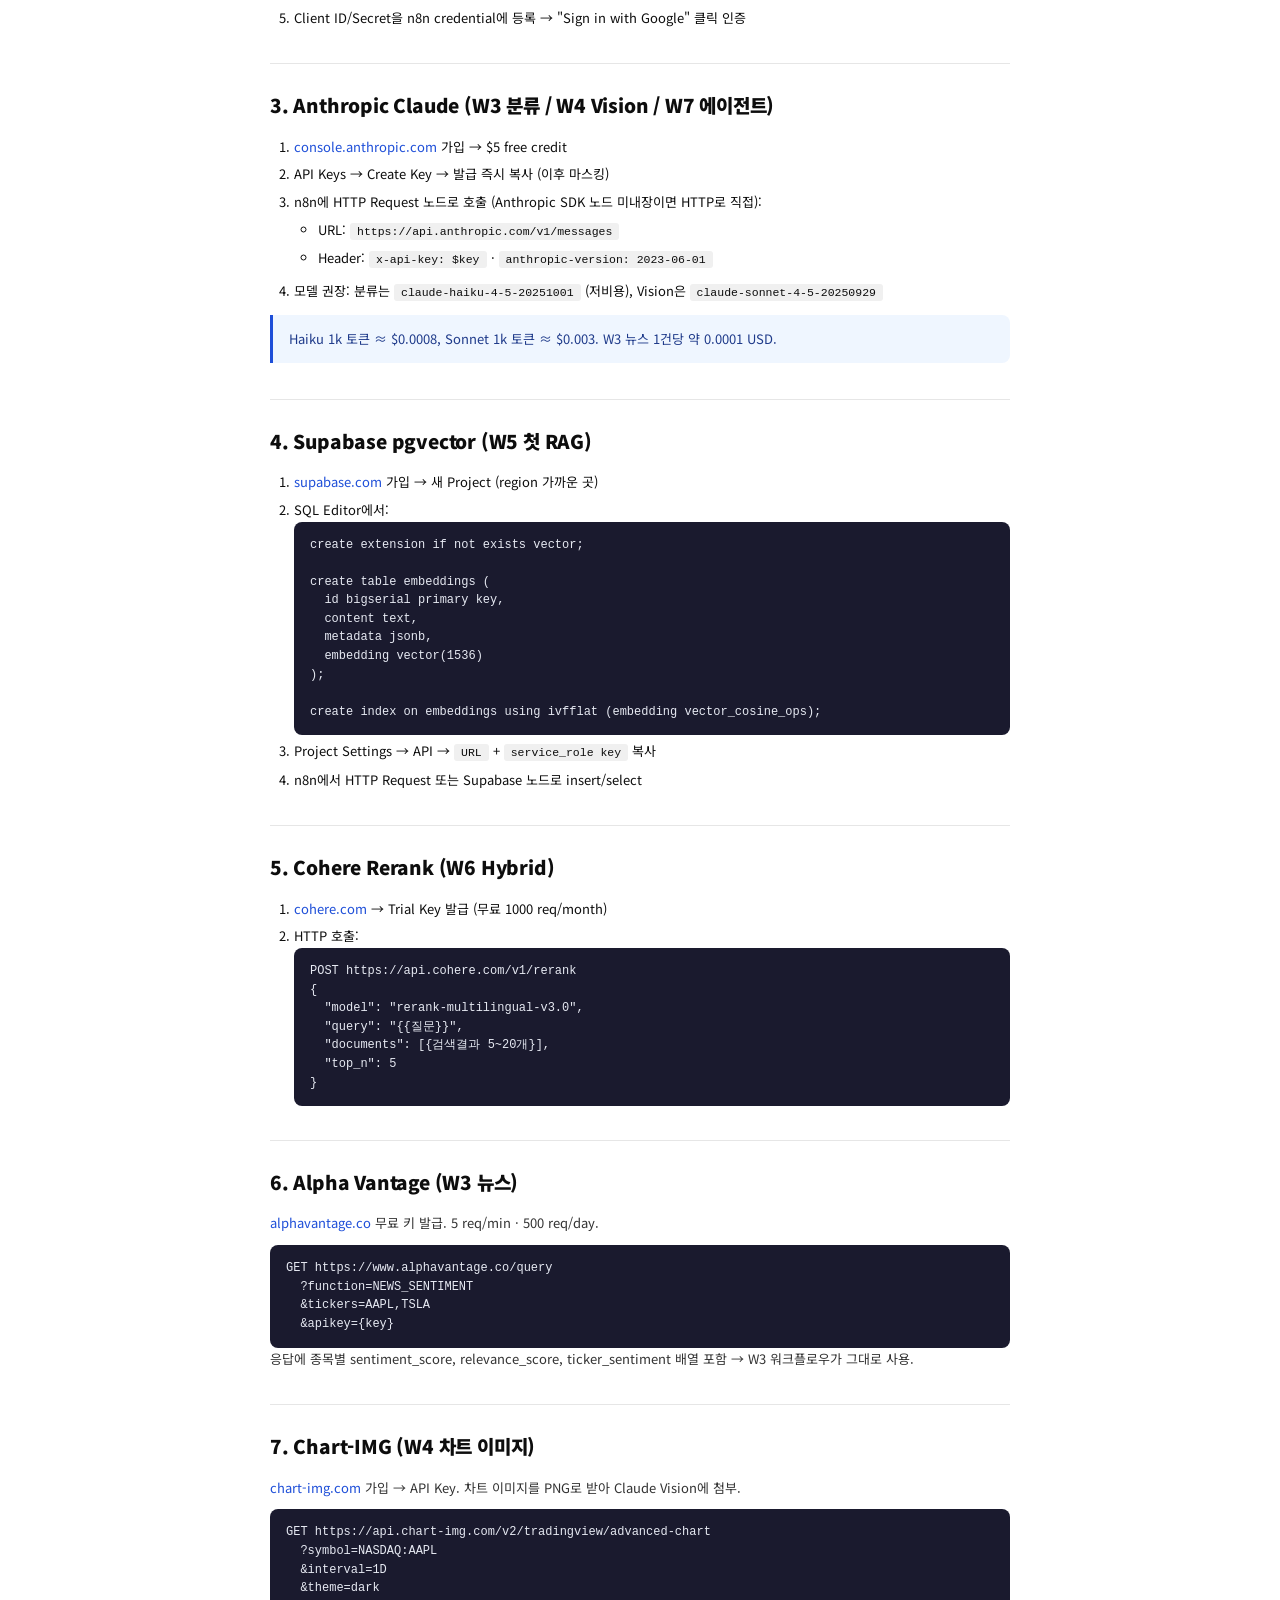
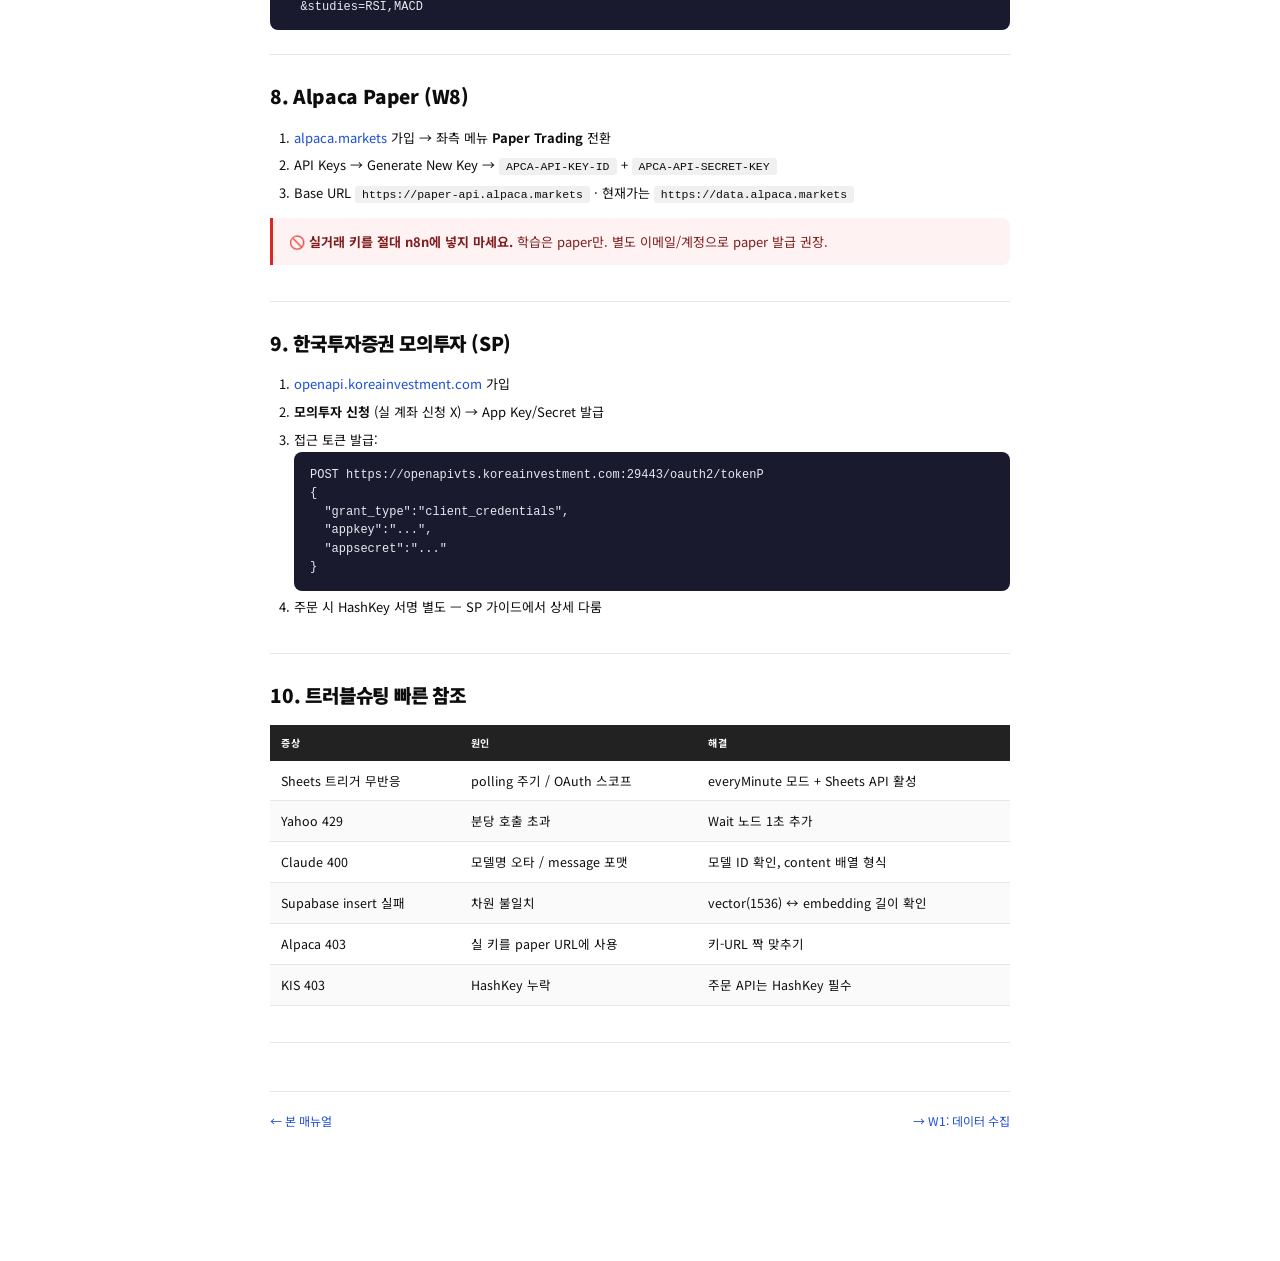
<file: manuals/01_prereq.html>
<!DOCTYPE html>
<html lang="ko">
<head>
<meta charset="UTF-8"><meta name="viewport" content="width=device-width, initial-scale=1.0">
<title>투자 AX — 사전 준비</title>
<link rel="stylesheet" href="_style.css">
</head>
<body>
<div class="hero">
  <div class="hero-badge">사전 준비 · 환경 셋업</div>
  <h1>실습 사전 준비 — 계정·키·툴</h1>
  <p class="hero-sub">n8n / Google / Claude / Supabase / Cohere / Alpha Vantage / Chart-IMG / Alpaca / KIS</p>
  <div class="hero-bar">
    <a class="primary" href="https://keerhee.github.io/invest-ax-curriculum/">🏠 강의노트 홈</a>
    <a href="https://github.com/keerhee/invest-ax-curriculum/blob/main/manuals/01_prereq.html" target="_blank" rel="noopener">📦 이 페이지 GitHub ↗</a>
    <a href="https://github.com/keerhee/invest-ax-curriculum/tree/main/manuals" target="_blank" rel="noopener">📂 사전 준비 ↗</a>
  </div>

</div>
<nav class="quick-nav">
    <span class="label">바로가기</span>
    <a href="00_main.html">Main</a>
    <a class="current" href="#">Prereq</a>
    <a href="W1_data_collection.html">W1</a>
    <a href="W2_technical_indicators.html">W2</a>
    <a href="W3_news_sentiment.html">W3</a>
    <a href="W4_chart_vision.html">W4</a>
    <a href="W5_scheduling_rag.html">W5</a>
    <a href="W6_hybrid_rag.html">W6</a>
    <a href="W7_multi_agent.html">W7</a>
    <a href="W8_paper_trading.html">W8</a>
    <a href="SP_kis_korea.html">SP</a>
</nav>


<div class="container">

<section>
  <div class="eyebrow">Checklist</div>
  <h2>0. 발급 체크리스트 한 장</h2>
  <table>
    <thead><tr><th>항목</th><th>발급 위치</th><th>주차</th><th>비용</th></tr></thead>
    <tbody>
      <tr><td>n8n Cloud / Docker</td><td>n8n.io / Docker Hub</td><td>전 주차</td><td>무료 (트라이얼/오픈소스)</td></tr>
      <tr><td>Google OAuth Client</td><td>Google Cloud Console</td><td>W1 ~</td><td>무료</td></tr>
      <tr><td>Yahoo Finance / CoinGecko</td><td>공개 API</td><td>W1, W4</td><td>무료 (Rate limit 주의)</td></tr>
      <tr><td>FRED API Key</td><td>fred.stlouisfed.org</td><td>W1</td><td>무료</td></tr>
      <tr><td>Alpha Vantage Key</td><td>alphavantage.co</td><td>W3</td><td>무료 5 req/min</td></tr>
      <tr><td>Anthropic Claude API</td><td>console.anthropic.com</td><td>W3, W4, W7</td><td>$5 무료 + 사용량</td></tr>
      <tr><td>OpenAI Embeddings</td><td>platform.openai.com</td><td>W5, W6</td><td>$5 무료 크레딧</td></tr>
      <tr><td>Supabase pgvector</td><td>supabase.com</td><td>W5, W6</td><td>무료 500MB</td></tr>
      <tr><td>Cohere Rerank</td><td>cohere.com</td><td>W6</td><td>무료 1000 req/mo</td></tr>
      <tr><td>Chart-IMG API</td><td>chart-img.com</td><td>W4</td><td>무료 한도</td></tr>
      <tr><td>Alpaca Paper Key</td><td>alpaca.markets</td><td>W8</td><td>무료 (paper)</td></tr>
      <tr><td>한국투자증권 모의</td><td>openapi.koreainvestment.com</td><td>SP</td><td>무료</td></tr>
    </tbody>
  </table>
  <div class="callout warn">
    <strong>총 예상 비용</strong> $10~$20 (대부분 무료 크레딧으로 커버). Claude Vision(W4)과 임베딩(W5~W6)이 비용의 80%.
  </div>
</section>

<section>
  <h2>1. n8n 설치 (둘 중 하나)</h2>
  <h3>옵션 A — Docker Self-host (권장)</h3>
  <pre>docker run -it --rm --name n8n \
  -p 5678:5678 \
  -v n8n_data:/home/node/.n8n \
  n8nio/n8n</pre>
  <p>브라우저에서 <code>http://localhost:5678</code> → 초기 계정 생성. 데이터는 docker volume에 영속 저장.</p>

  <h3>옵션 B — n8n Cloud</h3>
  <p><a href="https://n8n.io" target="_blank">n8n.io</a> 가입 → 14일 무료 트라이얼 → <code>https://your-workspace.app.n8n.cloud</code></p>
</section>

<section>
  <h2>2. Google OAuth (W1, W2, W3 — Sheets 트리거)</h2>
  <ol>
    <li><a href="https://console.cloud.google.com" target="_blank">Google Cloud Console</a> → 새 프로젝트</li>
    <li>API Library에서 <strong>Google Sheets API · Gmail API · Drive API</strong> 활성화</li>
    <li>OAuth consent screen → External → 앱 이름 입력 → Test users에 본인 Gmail 추가</li>
    <li>Credentials → Create OAuth client ID → Web application
      <ul>
        <li>Cloud: <code>https://oauth.n8n.cloud/oauth2/callback</code></li>
        <li>Self-host: <code>http://localhost:5678/rest/oauth2-credential/callback</code></li>
      </ul>
    </li>
    <li>Client ID/Secret을 n8n credential에 등록 → "Sign in with Google" 클릭 인증</li>
  </ol>
</section>

<section>
  <h2>3. Anthropic Claude (W3 분류 / W4 Vision / W7 에이전트)</h2>
  <ol>
    <li><a href="https://console.anthropic.com" target="_blank">console.anthropic.com</a> 가입 → $5 free credit</li>
    <li>API Keys → Create Key → 발급 즉시 복사 (이후 마스킹)</li>
    <li>n8n에 HTTP Request 노드로 호출 (Anthropic SDK 노드 미내장이면 HTTP로 직접):
      <ul>
        <li>URL: <code>https://api.anthropic.com/v1/messages</code></li>
        <li>Header: <code>x-api-key: $key</code> · <code>anthropic-version: 2023-06-01</code></li>
      </ul>
    </li>
    <li>모델 권장: 분류는 <code>claude-haiku-4-5-20251001</code> (저비용), Vision은 <code>claude-sonnet-4-5-20250929</code></li>
  </ol>
  <div class="callout info">Haiku 1k 토큰 ≈ $0.0008, Sonnet 1k 토큰 ≈ $0.003. W3 뉴스 1건당 약 0.0001 USD.</div>
</section>

<section>
  <h2>4. Supabase pgvector (W5 첫 RAG)</h2>
  <ol>
    <li><a href="https://supabase.com" target="_blank">supabase.com</a> 가입 → 새 Project (region 가까운 곳)</li>
    <li>SQL Editor에서:
      <pre>create extension if not exists vector;

create table embeddings (
  id bigserial primary key,
  content text,
  metadata jsonb,
  embedding vector(1536)
);

create index on embeddings using ivfflat (embedding vector_cosine_ops);</pre>
    </li>
    <li>Project Settings → API → <code>URL</code> + <code>service_role key</code> 복사</li>
    <li>n8n에서 HTTP Request 또는 Supabase 노드로 insert/select</li>
  </ol>
</section>

<section>
  <h2>5. Cohere Rerank (W6 Hybrid)</h2>
  <ol>
    <li><a href="https://cohere.com" target="_blank">cohere.com</a> → Trial Key 발급 (무료 1000 req/month)</li>
    <li>HTTP 호출:
      <pre>POST https://api.cohere.com/v1/rerank
{
  "model": "rerank-multilingual-v3.0",
  "query": "{{질문}}",
  "documents": [{검색결과 5~20개}],
  "top_n": 5
}</pre>
    </li>
  </ol>
</section>

<section>
  <h2>6. Alpha Vantage (W3 뉴스)</h2>
  <p><a href="https://www.alphavantage.co/support/#api-key" target="_blank">alphavantage.co</a> 무료 키 발급. 5 req/min · 500 req/day.</p>
  <pre>GET https://www.alphavantage.co/query
  ?function=NEWS_SENTIMENT
  &tickers=AAPL,TSLA
  &apikey={key}</pre>
  <p>응답에 종목별 sentiment_score, relevance_score, ticker_sentiment 배열 포함 → W3 워크플로우가 그대로 사용.</p>
</section>

<section>
  <h2>7. Chart-IMG (W4 차트 이미지)</h2>
  <p><a href="https://chart-img.com" target="_blank">chart-img.com</a> 가입 → API Key. 차트 이미지를 PNG로 받아 Claude Vision에 첨부.</p>
  <pre>GET https://api.chart-img.com/v2/tradingview/advanced-chart
  ?symbol=NASDAQ:AAPL
  &interval=1D
  &theme=dark
  &studies=RSI,MACD</pre>
</section>

<section>
  <h2>8. Alpaca Paper (W8)</h2>
  <ol>
    <li><a href="https://alpaca.markets" target="_blank">alpaca.markets</a> 가입 → 좌측 메뉴 <strong>Paper Trading</strong> 전환</li>
    <li>API Keys → Generate New Key → <code>APCA-API-KEY-ID</code> + <code>APCA-API-SECRET-KEY</code></li>
    <li>Base URL <code>https://paper-api.alpaca.markets</code> · 현재가는 <code>https://data.alpaca.markets</code></li>
  </ol>
  <div class="callout danger">
    🚫 <strong>실거래 키를 절대 n8n에 넣지 마세요.</strong> 학습은 paper만. 별도 이메일/계정으로 paper 발급 권장.
  </div>
</section>

<section>
  <h2>9. 한국투자증권 모의투자 (SP)</h2>
  <ol>
    <li><a href="https://openapi.koreainvestment.com" target="_blank">openapi.koreainvestment.com</a> 가입</li>
    <li><strong>모의투자 신청</strong> (실 계좌 신청 X) → App Key/Secret 발급</li>
    <li>접근 토큰 발급:
      <pre>POST https://openapivts.koreainvestment.com:29443/oauth2/tokenP
{
  "grant_type":"client_credentials",
  "appkey":"...",
  "appsecret":"..."
}</pre>
    </li>
    <li>주문 시 HashKey 서명 별도 — SP 가이드에서 상세 다룸</li>
  </ol>
</section>

<section>
  <h2>10. 트러블슈팅 빠른 참조</h2>
  <table>
    <thead><tr><th>증상</th><th>원인</th><th>해결</th></tr></thead>
    <tbody>
      <tr><td>Sheets 트리거 무반응</td><td>polling 주기 / OAuth 스코프</td><td>everyMinute 모드 + Sheets API 활성</td></tr>
      <tr><td>Yahoo 429</td><td>분당 호출 초과</td><td>Wait 노드 1초 추가</td></tr>
      <tr><td>Claude 400</td><td>모델명 오타 / message 포맷</td><td>모델 ID 확인, content 배열 형식</td></tr>
      <tr><td>Supabase insert 실패</td><td>차원 불일치</td><td>vector(1536) ↔ embedding 길이 확인</td></tr>
      <tr><td>Alpaca 403</td><td>실 키를 paper URL에 사용</td><td>키-URL 짝 맞추기</td></tr>
      <tr><td>KIS 403</td><td>HashKey 누락</td><td>주문 API는 HashKey 필수</td></tr>
    </tbody>
  </table>
</section>

<section>
  <div class="navbar">
    <a href="00_main.html">← 본 매뉴얼</a>
    <a href="W1_data_collection.html">→ W1: 데이터 수집</a>
  </div>
</section>

</div>
</body>
</html>
</file>
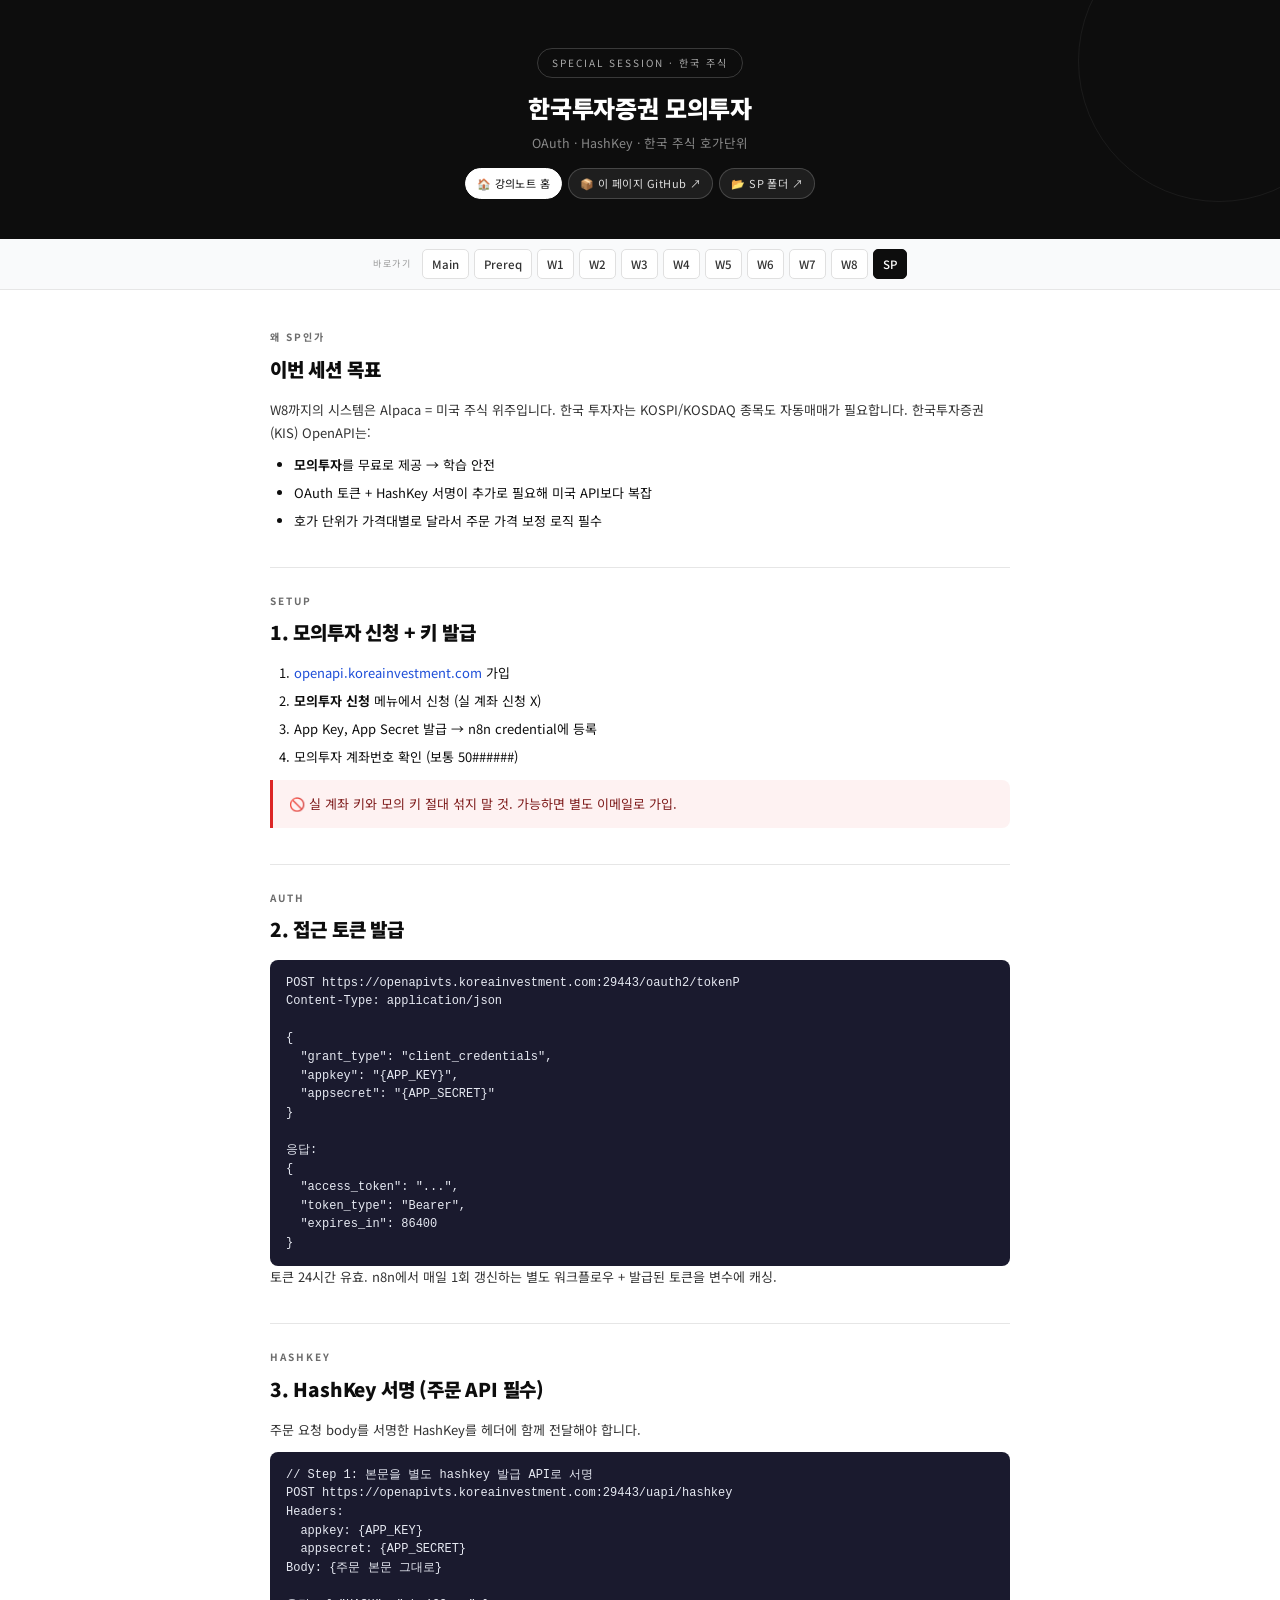
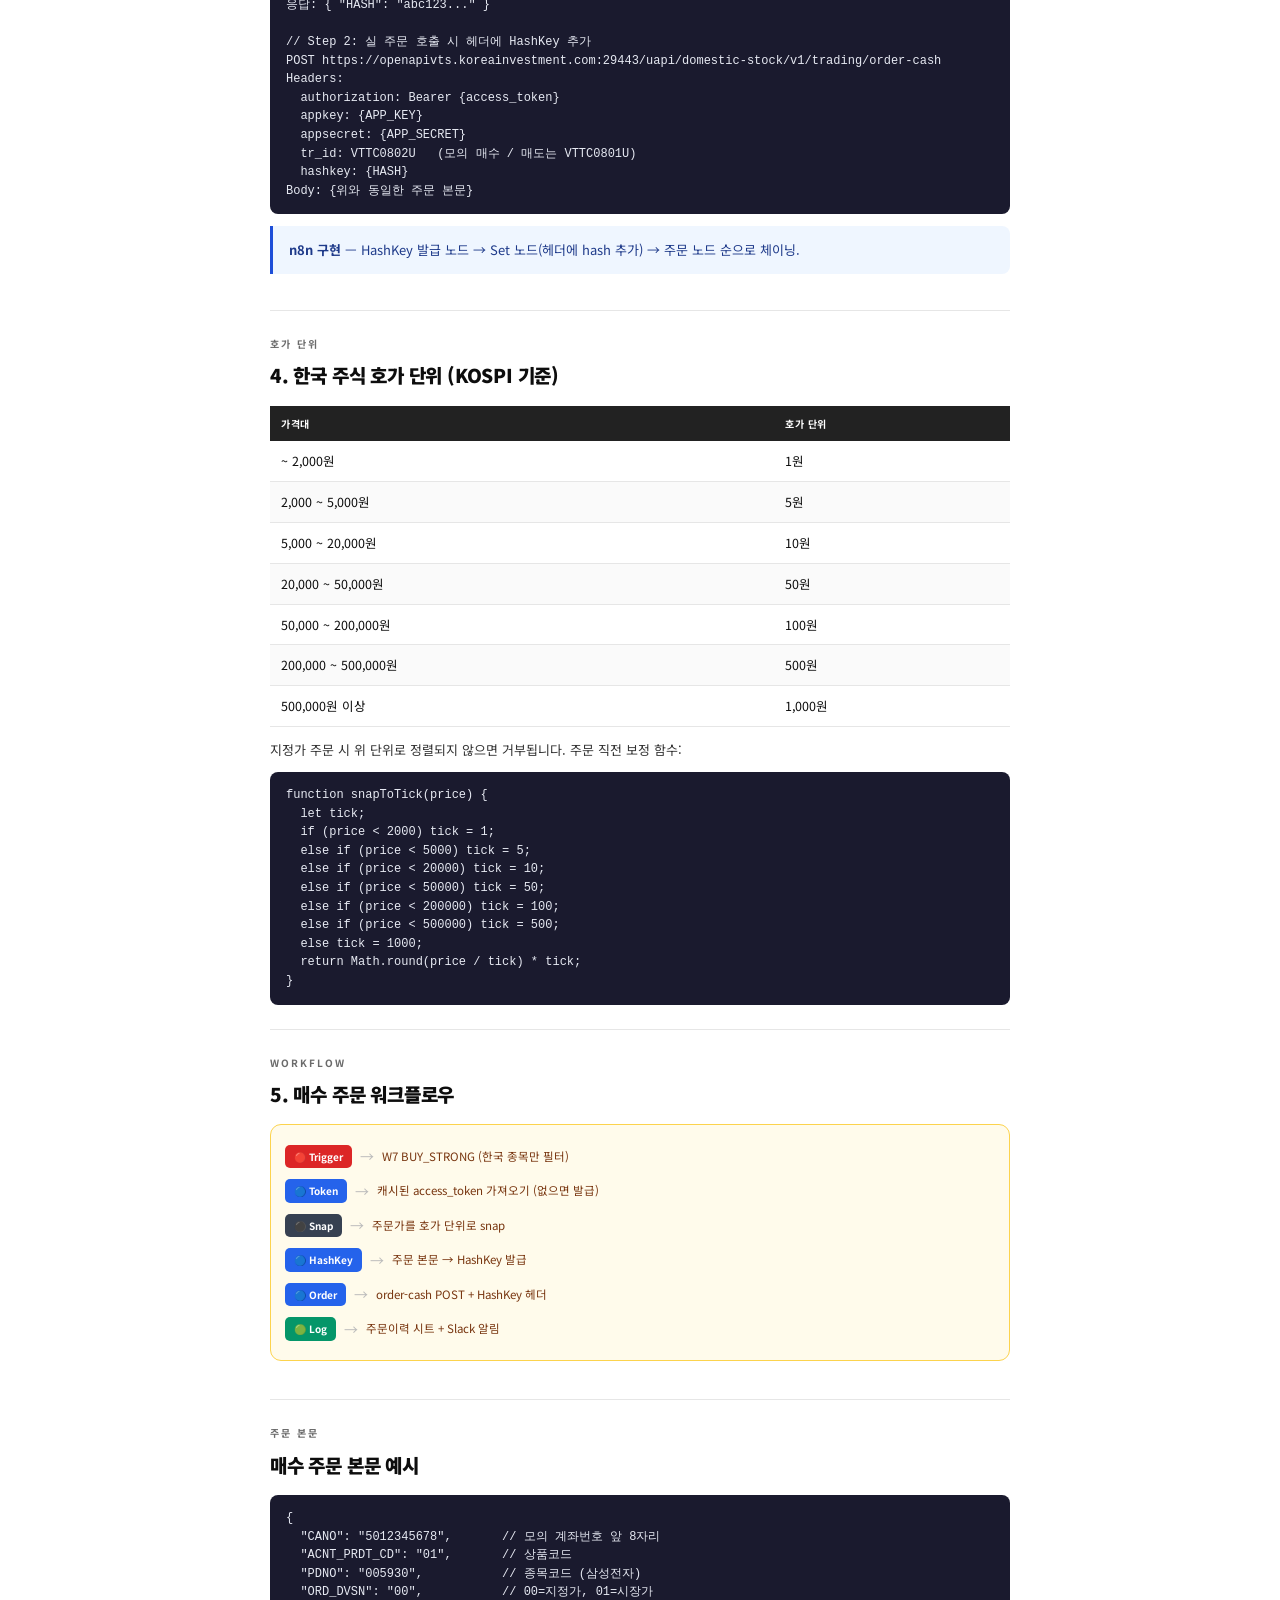
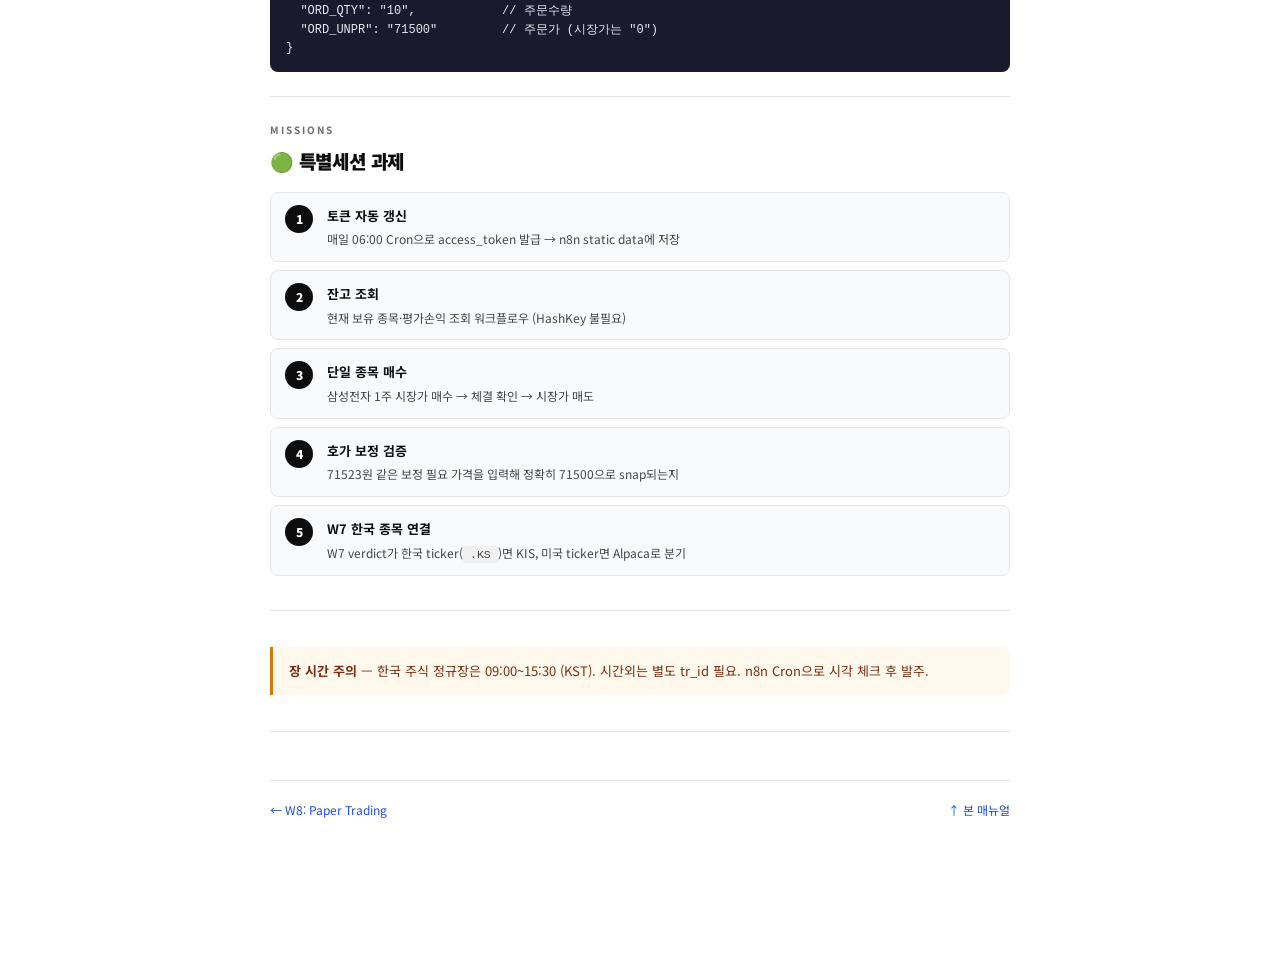
<file: manuals/SP_kis_korea.html>
<!DOCTYPE html>
<html lang="ko">
<head>
<meta charset="UTF-8"><meta name="viewport" content="width=device-width, initial-scale=1.0">
<title>SP — KIS 모의투자 (한국 주식)</title>
<link rel="stylesheet" href="_style.css">
</head>
<body>
<div class="hero">
  <div class="hero-badge">Special Session · 한국 주식</div>
  <h1>한국투자증권 모의투자</h1>
  <p class="hero-sub">OAuth · HashKey · 한국 주식 호가단위</p>
  <div class="hero-bar">
    <a class="primary" href="https://keerhee.github.io/invest-ax-curriculum/">🏠 강의노트 홈</a>
    <a href="https://github.com/keerhee/invest-ax-curriculum/blob/main/manuals/SP_kis_korea.html" target="_blank" rel="noopener">📦 이 페이지 GitHub ↗</a>
    <a href="https://github.com/keerhee/invest-ax-curriculum/tree/main/SP%20KIS%EB%AA%A8%EC%9D%98%ED%88%AC%EC%9E%90" target="_blank" rel="noopener">📂 SP 폴더 ↗</a>
  </div>

</div>
<nav class="quick-nav">
    <span class="label">바로가기</span>
    <a href="00_main.html">Main</a>
    <a href="01_prereq.html">Prereq</a>
    <a href="W1_data_collection.html">W1</a>
    <a href="W2_technical_indicators.html">W2</a>
    <a href="W3_news_sentiment.html">W3</a>
    <a href="W4_chart_vision.html">W4</a>
    <a href="W5_scheduling_rag.html">W5</a>
    <a href="W6_hybrid_rag.html">W6</a>
    <a href="W7_multi_agent.html">W7</a>
    <a href="W8_paper_trading.html">W8</a>
    <a class="current" href="#">SP</a>
</nav>


<div class="container">

<section>
  <div class="eyebrow">왜 SP인가</div>
  <h2>이번 세션 목표</h2>
  <p>W8까지의 시스템은 Alpaca = 미국 주식 위주입니다. 한국 투자자는 KOSPI/KOSDAQ 종목도 자동매매가 필요합니다. 한국투자증권(KIS) OpenAPI는:</p>
  <ul>
    <li><strong>모의투자</strong>를 무료로 제공 → 학습 안전</li>
    <li>OAuth 토큰 + HashKey 서명이 추가로 필요해 미국 API보다 복잡</li>
    <li>호가 단위가 가격대별로 달라서 주문 가격 보정 로직 필수</li>
  </ul>
</section>

<section>
  <div class="eyebrow">Setup</div>
  <h2>1. 모의투자 신청 + 키 발급</h2>
  <ol>
    <li><a href="https://openapi.koreainvestment.com" target="_blank">openapi.koreainvestment.com</a> 가입</li>
    <li><strong>모의투자 신청</strong> 메뉴에서 신청 (실 계좌 신청 X)</li>
    <li>App Key, App Secret 발급 → n8n credential에 등록</li>
    <li>모의투자 계좌번호 확인 (보통 50######)</li>
  </ol>
  <div class="callout danger">
    🚫 실 계좌 키와 모의 키 절대 섞지 말 것. 가능하면 별도 이메일로 가입.
  </div>
</section>

<section>
  <div class="eyebrow">Auth</div>
  <h2>2. 접근 토큰 발급</h2>
  <pre>POST https://openapivts.koreainvestment.com:29443/oauth2/tokenP
Content-Type: application/json

{
  "grant_type": "client_credentials",
  "appkey": "{APP_KEY}",
  "appsecret": "{APP_SECRET}"
}

응답:
{
  "access_token": "...",
  "token_type": "Bearer",
  "expires_in": 86400
}</pre>
  <p>토큰 24시간 유효. n8n에서 매일 1회 갱신하는 별도 워크플로우 + 발급된 토큰을 변수에 캐싱.</p>
</section>

<section>
  <div class="eyebrow">HashKey</div>
  <h2>3. HashKey 서명 (주문 API 필수)</h2>
  <p>주문 요청 body를 서명한 HashKey를 헤더에 함께 전달해야 합니다.</p>
  <pre>// Step 1: 본문을 별도 hashkey 발급 API로 서명
POST https://openapivts.koreainvestment.com:29443/uapi/hashkey
Headers:
  appkey: {APP_KEY}
  appsecret: {APP_SECRET}
Body: {주문 본문 그대로}

응답: { "HASH": "abc123..." }

// Step 2: 실 주문 호출 시 헤더에 HashKey 추가
POST https://openapivts.koreainvestment.com:29443/uapi/domestic-stock/v1/trading/order-cash
Headers:
  authorization: Bearer {access_token}
  appkey: {APP_KEY}
  appsecret: {APP_SECRET}
  tr_id: VTTC0802U   (모의 매수 / 매도는 VTTC0801U)
  hashkey: {HASH}
Body: {위와 동일한 주문 본문}</pre>
  <div class="callout info">
    <strong>n8n 구현</strong> — HashKey 발급 노드 → Set 노드(헤더에 hash 추가) → 주문 노드 순으로 체이닝.
  </div>
</section>

<section>
  <div class="eyebrow">호가 단위</div>
  <h2>4. 한국 주식 호가 단위 (KOSPI 기준)</h2>
  <table>
    <thead><tr><th>가격대</th><th>호가 단위</th></tr></thead>
    <tbody>
      <tr><td>~ 2,000원</td><td>1원</td></tr>
      <tr><td>2,000 ~ 5,000원</td><td>5원</td></tr>
      <tr><td>5,000 ~ 20,000원</td><td>10원</td></tr>
      <tr><td>20,000 ~ 50,000원</td><td>50원</td></tr>
      <tr><td>50,000 ~ 200,000원</td><td>100원</td></tr>
      <tr><td>200,000 ~ 500,000원</td><td>500원</td></tr>
      <tr><td>500,000원 이상</td><td>1,000원</td></tr>
    </tbody>
  </table>
  <p>지정가 주문 시 위 단위로 정렬되지 않으면 거부됩니다. 주문 직전 보정 함수:</p>
  <pre>function snapToTick(price) {
  let tick;
  if (price &lt; 2000) tick = 1;
  else if (price &lt; 5000) tick = 5;
  else if (price &lt; 20000) tick = 10;
  else if (price &lt; 50000) tick = 50;
  else if (price &lt; 200000) tick = 100;
  else if (price &lt; 500000) tick = 500;
  else tick = 1000;
  return Math.round(price / tick) * tick;
}</pre>
</section>

<section>
  <div class="eyebrow">Workflow</div>
  <h2>5. 매수 주문 워크플로우</h2>
  <div class="flow">
    <div class="flow-step"><span class="node n-trig">🔴 Trigger</span><span class="arrow">→</span>
      <span class="flow-desc">W7 BUY_STRONG (한국 종목만 필터)</span></div>
    <div class="flow-step"><span class="node n-act">🔵 Token</span><span class="arrow">→</span>
      <span class="flow-desc">캐시된 access_token 가져오기 (없으면 발급)</span></div>
    <div class="flow-step"><span class="node n-logic">⚫ Snap</span><span class="arrow">→</span>
      <span class="flow-desc">주문가를 호가 단위로 snap</span></div>
    <div class="flow-step"><span class="node n-act">🔵 HashKey</span><span class="arrow">→</span>
      <span class="flow-desc">주문 본문 → HashKey 발급</span></div>
    <div class="flow-step"><span class="node n-act">🔵 Order</span><span class="arrow">→</span>
      <span class="flow-desc">order-cash POST + HashKey 헤더</span></div>
    <div class="flow-step"><span class="node n-out">🟢 Log</span><span class="arrow">→</span>
      <span class="flow-desc">주문이력 시트 + Slack 알림</span></div>
  </div>
</section>

<section>
  <div class="eyebrow">주문 본문</div>
  <h2>매수 주문 본문 예시</h2>
  <pre>{
  "CANO": "5012345678",       // 모의 계좌번호 앞 8자리
  "ACNT_PRDT_CD": "01",       // 상품코드
  "PDNO": "005930",           // 종목코드 (삼성전자)
  "ORD_DVSN": "00",           // 00=지정가, 01=시장가
  "ORD_QTY": "10",            // 주문수량
  "ORD_UNPR": "71500"         // 주문가 (시장가는 "0")
}</pre>
</section>

<section>
  <div class="eyebrow">Missions</div>
  <h2>🟢 특별세션 과제</h2>
  <div class="missions">
    <div class="mission"><div class="num">1</div><div class="body"><div class="t">토큰 자동 갱신</div><div class="d">매일 06:00 Cron으로 access_token 발급 → n8n static data에 저장</div></div></div>
    <div class="mission"><div class="num">2</div><div class="body"><div class="t">잔고 조회</div><div class="d">현재 보유 종목·평가손익 조회 워크플로우 (HashKey 불필요)</div></div></div>
    <div class="mission"><div class="num">3</div><div class="body"><div class="t">단일 종목 매수</div><div class="d">삼성전자 1주 시장가 매수 → 체결 확인 → 시장가 매도</div></div></div>
    <div class="mission"><div class="num">4</div><div class="body"><div class="t">호가 보정 검증</div><div class="d">71523원 같은 보정 필요 가격을 입력해 정확히 71500으로 snap되는지</div></div></div>
    <div class="mission"><div class="num">5</div><div class="body"><div class="t">W7 한국 종목 연결</div><div class="d">W7 verdict가 한국 ticker(<code>.KS</code>)면 KIS, 미국 ticker면 Alpaca로 분기</div></div></div>
  </div>
</section>

<section>
  <div class="callout warn">
    <strong>장 시간 주의</strong> — 한국 주식 정규장은 09:00~15:30 (KST). 시간외는 별도 tr_id 필요. n8n Cron으로 시각 체크 후 발주.
  </div>
</section>

<section>
  <div class="navbar">
    <a href="W8_paper_trading.html">← W8: Paper Trading</a>
    <a href="00_main.html">↑ 본 매뉴얼</a>
  </div>
</section>

</div>
</body>
</html>
</file>
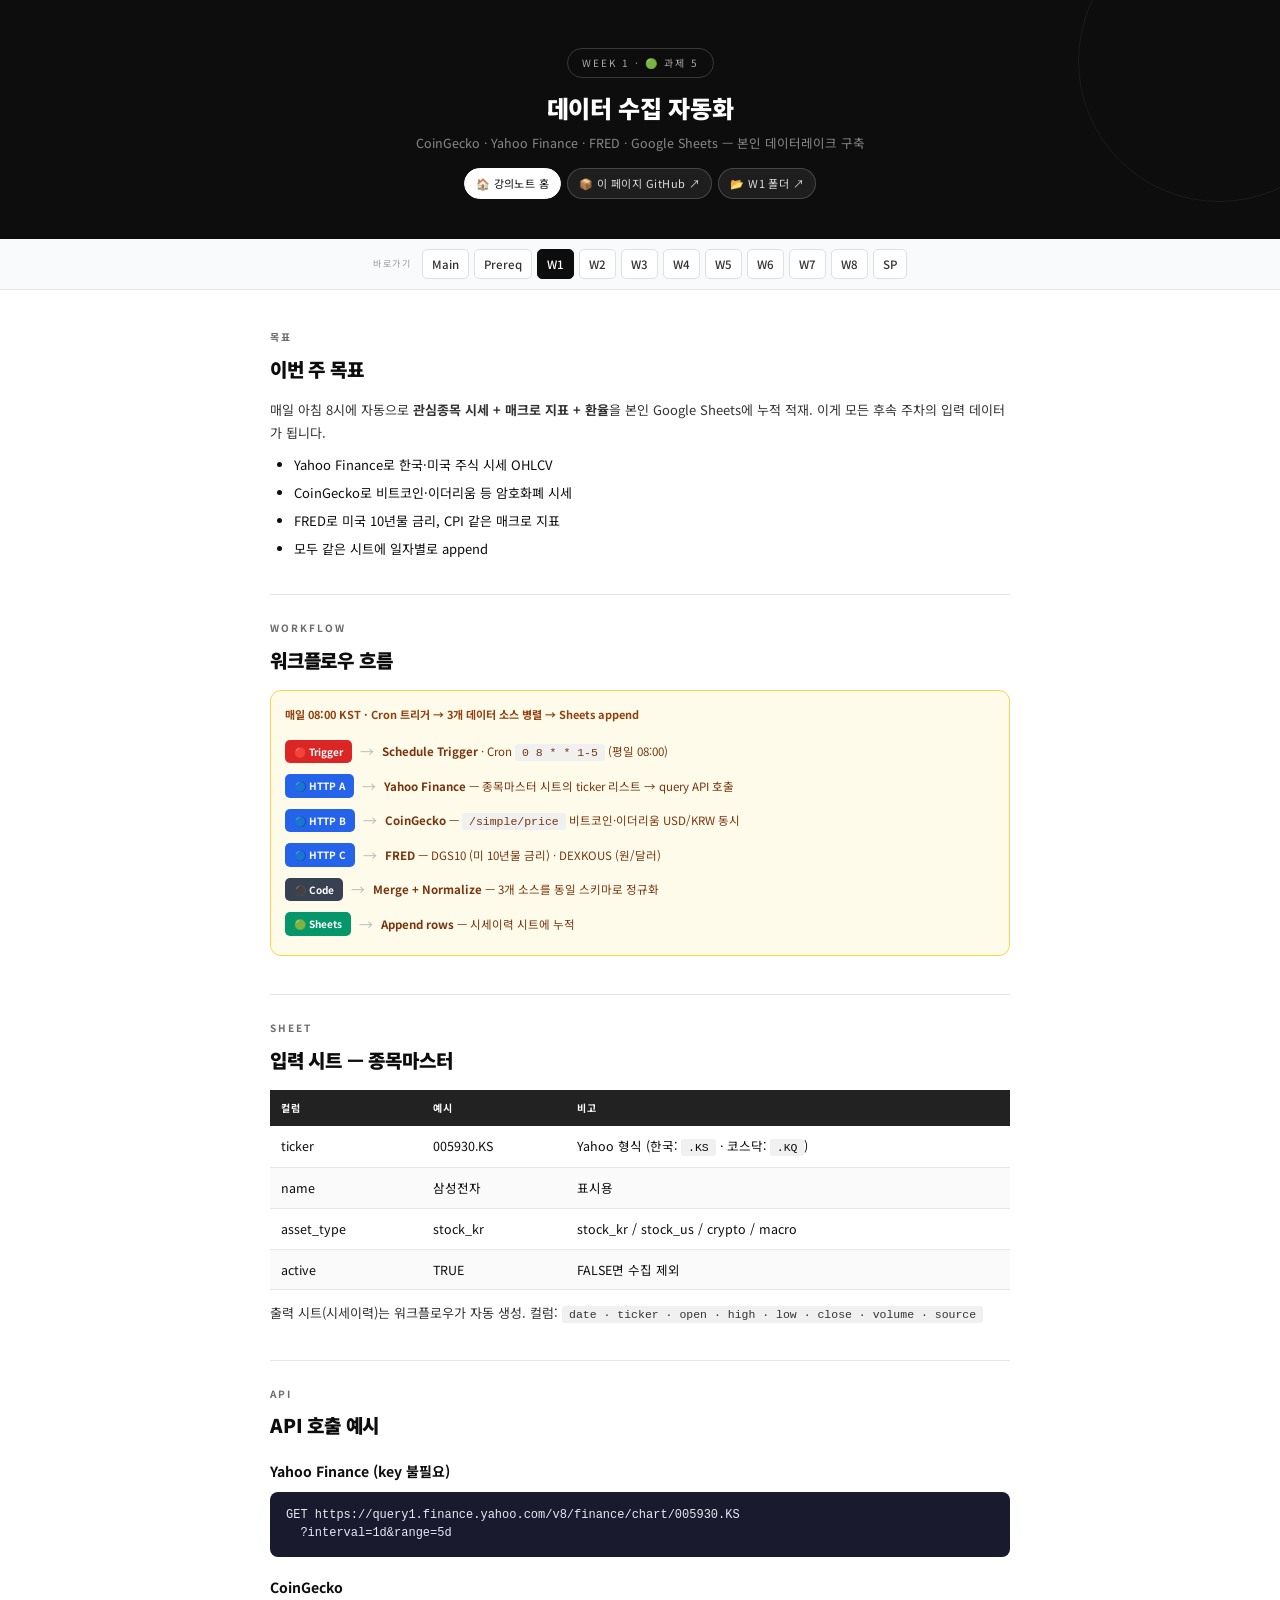
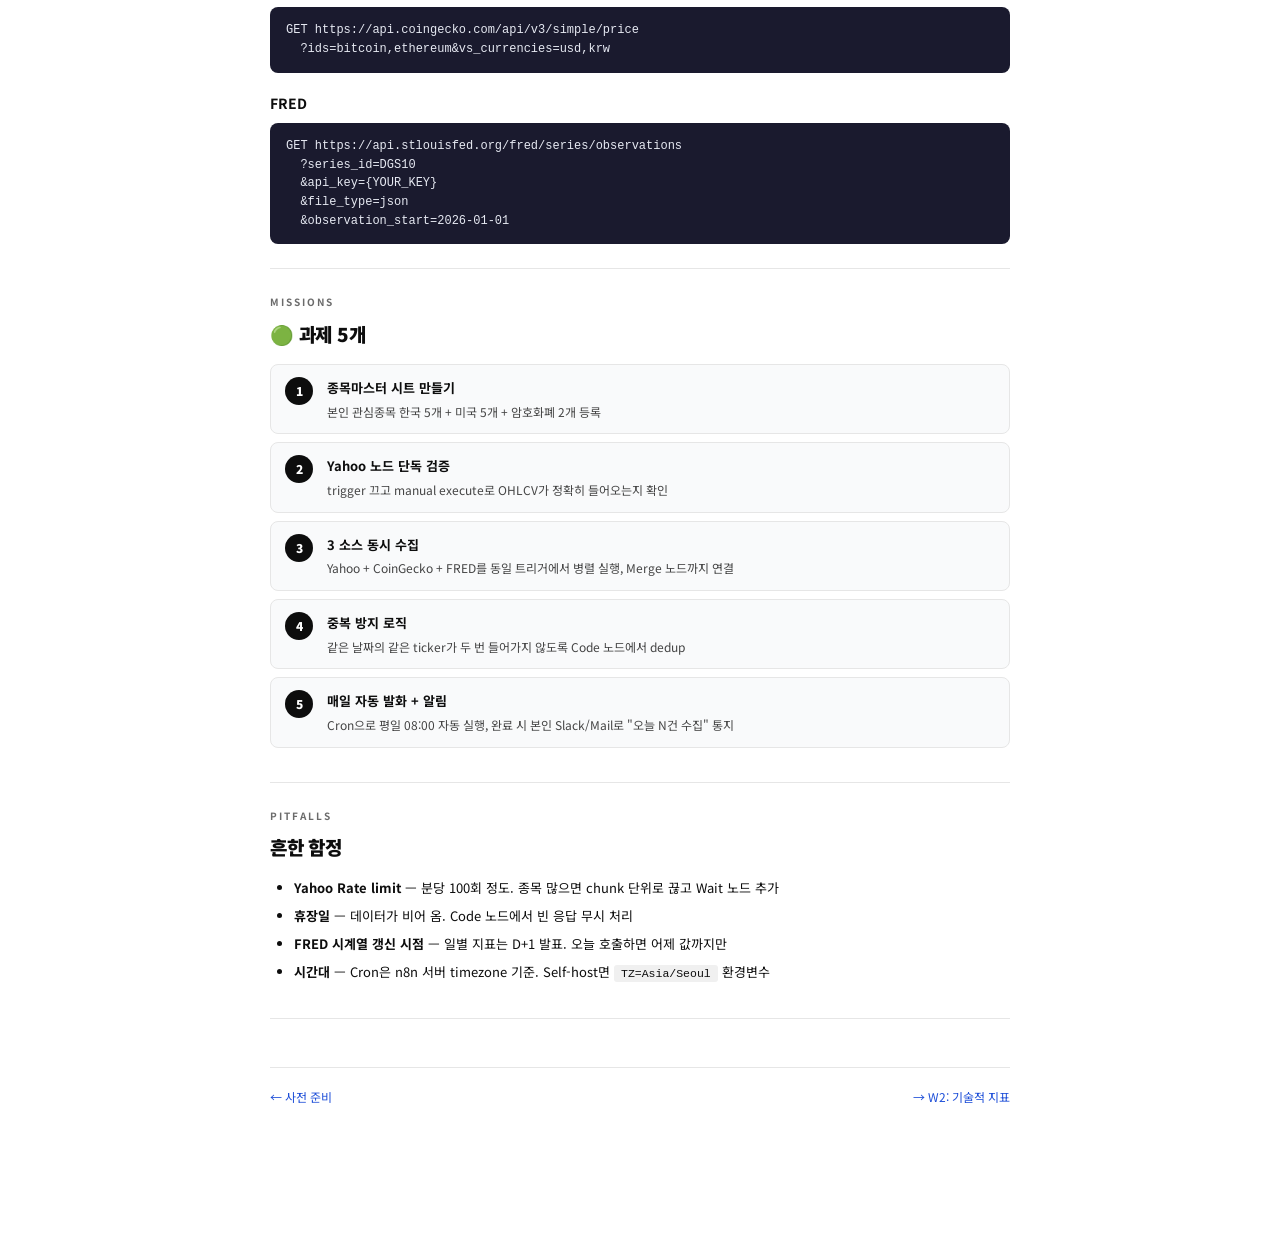
<file: manuals/W1_data_collection.html>
<!DOCTYPE html>
<html lang="ko">
<head>
<meta charset="UTF-8"><meta name="viewport" content="width=device-width, initial-scale=1.0">
<title>W1 — 데이터 수집 자동화</title>
<link rel="stylesheet" href="_style.css">
</head>
<body>
<div class="hero">
  <div class="hero-badge">Week 1 · 🟢 과제 5</div>
  <h1>데이터 수집 자동화</h1>
  <p class="hero-sub">CoinGecko · Yahoo Finance · FRED · Google Sheets — 본인 데이터레이크 구축</p>
  <div class="hero-bar">
    <a class="primary" href="https://keerhee.github.io/invest-ax-curriculum/">🏠 강의노트 홈</a>
    <a href="https://github.com/keerhee/invest-ax-curriculum/blob/main/manuals/W1_data_collection.html" target="_blank" rel="noopener">📦 이 페이지 GitHub ↗</a>
    <a href="https://github.com/keerhee/invest-ax-curriculum/tree/main/W1%20%EB%8D%B0%EC%9D%B4%ED%84%B0%EC%88%98%EC%A7%91" target="_blank" rel="noopener">📂 W1 폴더 ↗</a>
  </div>

</div>
<nav class="quick-nav">
    <span class="label">바로가기</span>
    <a href="00_main.html">Main</a>
    <a href="01_prereq.html">Prereq</a>
    <a class="current" href="#">W1</a>
    <a href="W2_technical_indicators.html">W2</a>
    <a href="W3_news_sentiment.html">W3</a>
    <a href="W4_chart_vision.html">W4</a>
    <a href="W5_scheduling_rag.html">W5</a>
    <a href="W6_hybrid_rag.html">W6</a>
    <a href="W7_multi_agent.html">W7</a>
    <a href="W8_paper_trading.html">W8</a>
    <a href="SP_kis_korea.html">SP</a>
</nav>


<div class="container">

<section>
  <div class="eyebrow">목표</div>
  <h2>이번 주 목표</h2>
  <p>매일 아침 8시에 자동으로 <strong>관심종목 시세 + 매크로 지표 + 환율</strong>을 본인 Google Sheets에 누적 적재. 이게 모든 후속 주차의 입력 데이터가 됩니다.</p>
  <ul>
    <li>Yahoo Finance로 한국·미국 주식 시세 OHLCV</li>
    <li>CoinGecko로 비트코인·이더리움 등 암호화폐 시세</li>
    <li>FRED로 미국 10년물 금리, CPI 같은 매크로 지표</li>
    <li>모두 같은 시트에 일자별로 append</li>
  </ul>
</section>

<section>
  <div class="eyebrow">Workflow</div>
  <h2>워크플로우 흐름</h2>
  <div class="flow">
    <div class="flow-title">매일 08:00 KST · Cron 트리거 → 3개 데이터 소스 병렬 → Sheets append</div>
    <div class="flow-step"><span class="node n-trig">🔴 Trigger</span><span class="arrow">→</span>
      <span class="flow-desc"><strong>Schedule Trigger</strong> · Cron <code>0 8 * * 1-5</code> (평일 08:00)</span></div>
    <div class="flow-step"><span class="node n-act">🔵 HTTP A</span><span class="arrow">→</span>
      <span class="flow-desc"><strong>Yahoo Finance</strong> — 종목마스터 시트의 ticker 리스트 → query API 호출</span></div>
    <div class="flow-step"><span class="node n-act">🔵 HTTP B</span><span class="arrow">→</span>
      <span class="flow-desc"><strong>CoinGecko</strong> — <code>/simple/price</code> 비트코인·이더리움 USD/KRW 동시</span></div>
    <div class="flow-step"><span class="node n-act">🔵 HTTP C</span><span class="arrow">→</span>
      <span class="flow-desc"><strong>FRED</strong> — DGS10 (미 10년물 금리) · DEXKOUS (원/달러)</span></div>
    <div class="flow-step"><span class="node n-logic">⚫ Code</span><span class="arrow">→</span>
      <span class="flow-desc"><strong>Merge + Normalize</strong> — 3개 소스를 동일 스키마로 정규화</span></div>
    <div class="flow-step"><span class="node n-out">🟢 Sheets</span><span class="arrow">→</span>
      <span class="flow-desc"><strong>Append rows</strong> — 시세이력 시트에 누적</span></div>
  </div>
</section>

<section>
  <div class="eyebrow">Sheet</div>
  <h2>입력 시트 — 종목마스터</h2>
  <table>
    <thead><tr><th>컬럼</th><th>예시</th><th>비고</th></tr></thead>
    <tbody>
      <tr><td>ticker</td><td>005930.KS</td><td>Yahoo 형식 (한국: <code>.KS</code> · 코스닥: <code>.KQ</code>)</td></tr>
      <tr><td>name</td><td>삼성전자</td><td>표시용</td></tr>
      <tr><td>asset_type</td><td>stock_kr</td><td>stock_kr / stock_us / crypto / macro</td></tr>
      <tr><td>active</td><td>TRUE</td><td>FALSE면 수집 제외</td></tr>
    </tbody>
  </table>
  <p>출력 시트(시세이력)는 워크플로우가 자동 생성. 컬럼: <code>date · ticker · open · high · low · close · volume · source</code></p>
</section>

<section>
  <div class="eyebrow">API</div>
  <h2>API 호출 예시</h2>

  <h3>Yahoo Finance (key 불필요)</h3>
  <pre>GET https://query1.finance.yahoo.com/v8/finance/chart/005930.KS
  ?interval=1d&range=5d</pre>

  <h3>CoinGecko</h3>
  <pre>GET https://api.coingecko.com/api/v3/simple/price
  ?ids=bitcoin,ethereum&vs_currencies=usd,krw</pre>

  <h3>FRED</h3>
  <pre>GET https://api.stlouisfed.org/fred/series/observations
  ?series_id=DGS10
  &api_key={YOUR_KEY}
  &file_type=json
  &observation_start=2026-01-01</pre>
</section>

<section>
  <div class="eyebrow">Missions</div>
  <h2>🟢 과제 5개</h2>
  <div class="missions">
    <div class="mission"><div class="num">1</div><div class="body"><div class="t">종목마스터 시트 만들기</div><div class="d">본인 관심종목 한국 5개 + 미국 5개 + 암호화폐 2개 등록</div></div></div>
    <div class="mission"><div class="num">2</div><div class="body"><div class="t">Yahoo 노드 단독 검증</div><div class="d">trigger 끄고 manual execute로 OHLCV가 정확히 들어오는지 확인</div></div></div>
    <div class="mission"><div class="num">3</div><div class="body"><div class="t">3 소스 동시 수집</div><div class="d">Yahoo + CoinGecko + FRED를 동일 트리거에서 병렬 실행, Merge 노드까지 연결</div></div></div>
    <div class="mission"><div class="num">4</div><div class="body"><div class="t">중복 방지 로직</div><div class="d">같은 날짜의 같은 ticker가 두 번 들어가지 않도록 Code 노드에서 dedup</div></div></div>
    <div class="mission"><div class="num">5</div><div class="body"><div class="t">매일 자동 발화 + 알림</div><div class="d">Cron으로 평일 08:00 자동 실행, 완료 시 본인 Slack/Mail로 "오늘 N건 수집" 통지</div></div></div>
  </div>
</section>

<section>
  <div class="eyebrow">Pitfalls</div>
  <h2>흔한 함정</h2>
  <ul>
    <li><strong>Yahoo Rate limit</strong> — 분당 100회 정도. 종목 많으면 chunk 단위로 끊고 Wait 노드 추가</li>
    <li><strong>휴장일</strong> — 데이터가 비어 옴. Code 노드에서 빈 응답 무시 처리</li>
    <li><strong>FRED 시계열 갱신 시점</strong> — 일별 지표는 D+1 발표. 오늘 호출하면 어제 값까지만</li>
    <li><strong>시간대</strong> — Cron은 n8n 서버 timezone 기준. Self-host면 <code>TZ=Asia/Seoul</code> 환경변수</li>
  </ul>
</section>

<section>
  <div class="navbar">
    <a href="01_prereq.html">← 사전 준비</a>
    <a href="W2_technical_indicators.html">→ W2: 기술적 지표</a>
  </div>
</section>

</div>
</body>
</html>
</file>
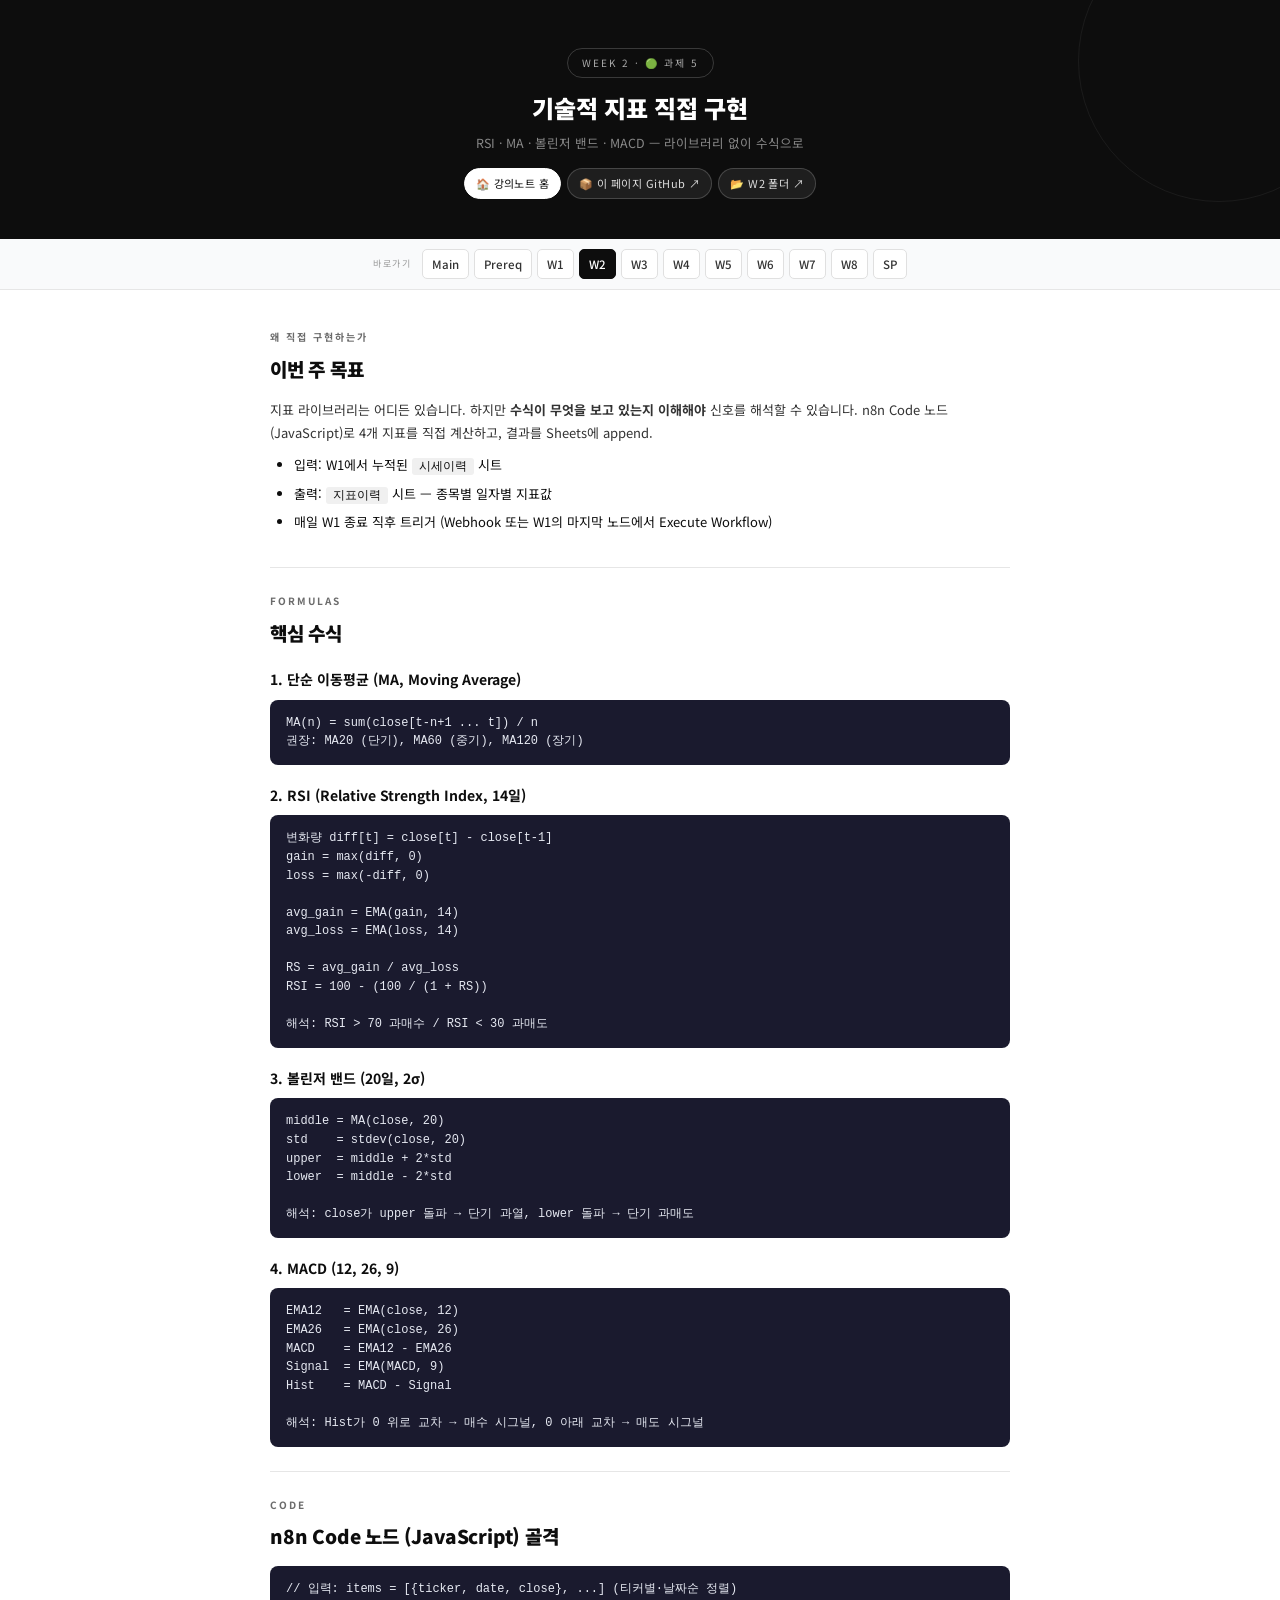
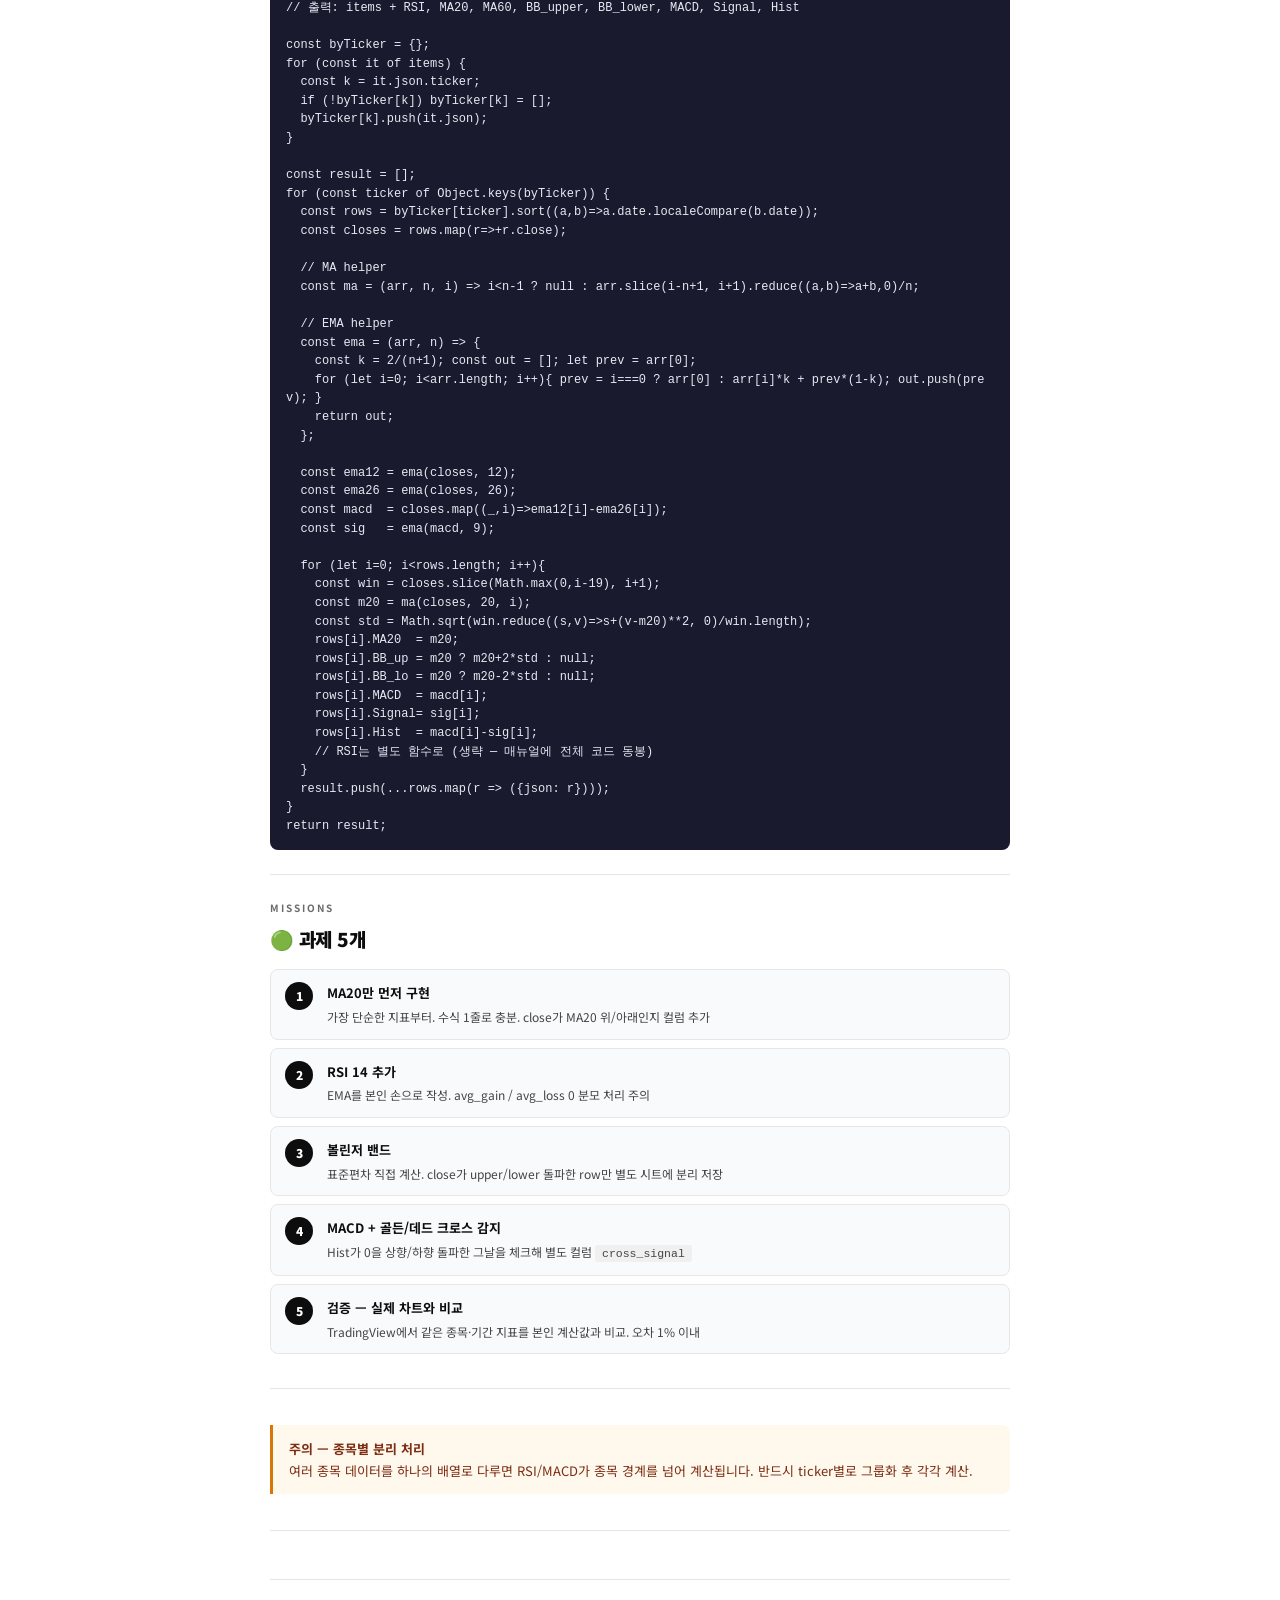
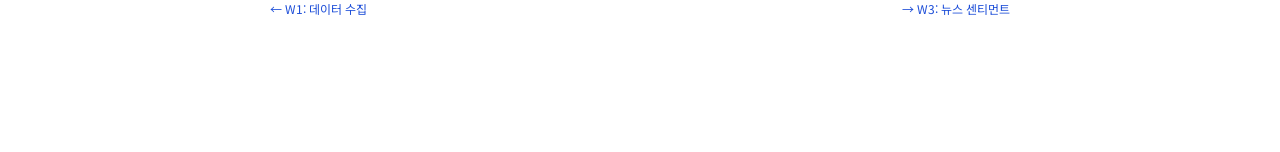
<file: manuals/W2_technical_indicators.html>
<!DOCTYPE html>
<html lang="ko">
<head>
<meta charset="UTF-8"><meta name="viewport" content="width=device-width, initial-scale=1.0">
<title>W2 — 기술적 지표 계산</title>
<link rel="stylesheet" href="_style.css">
</head>
<body>
<div class="hero">
  <div class="hero-badge">Week 2 · 🟢 과제 5</div>
  <h1>기술적 지표 직접 구현</h1>
  <p class="hero-sub">RSI · MA · 볼린저 밴드 · MACD — 라이브러리 없이 수식으로</p>
  <div class="hero-bar">
    <a class="primary" href="https://keerhee.github.io/invest-ax-curriculum/">🏠 강의노트 홈</a>
    <a href="https://github.com/keerhee/invest-ax-curriculum/blob/main/manuals/W2_technical_indicators.html" target="_blank" rel="noopener">📦 이 페이지 GitHub ↗</a>
    <a href="https://github.com/keerhee/invest-ax-curriculum/tree/main/W2%20%EA%B8%B0%EC%88%A0%EC%A0%81%EC%A7%80%ED%91%9C" target="_blank" rel="noopener">📂 W2 폴더 ↗</a>
  </div>

</div>
<nav class="quick-nav">
    <span class="label">바로가기</span>
    <a href="00_main.html">Main</a>
    <a href="01_prereq.html">Prereq</a>
    <a href="W1_data_collection.html">W1</a>
    <a class="current" href="#">W2</a>
    <a href="W3_news_sentiment.html">W3</a>
    <a href="W4_chart_vision.html">W4</a>
    <a href="W5_scheduling_rag.html">W5</a>
    <a href="W6_hybrid_rag.html">W6</a>
    <a href="W7_multi_agent.html">W7</a>
    <a href="W8_paper_trading.html">W8</a>
    <a href="SP_kis_korea.html">SP</a>
</nav>


<div class="container">

<section>
  <div class="eyebrow">왜 직접 구현하는가</div>
  <h2>이번 주 목표</h2>
  <p>지표 라이브러리는 어디든 있습니다. 하지만 <strong>수식이 무엇을 보고 있는지 이해해야</strong> 신호를 해석할 수 있습니다. n8n Code 노드(JavaScript)로 4개 지표를 직접 계산하고, 결과를 Sheets에 append.</p>
  <ul>
    <li>입력: W1에서 누적된 <code>시세이력</code> 시트</li>
    <li>출력: <code>지표이력</code> 시트 — 종목별 일자별 지표값</li>
    <li>매일 W1 종료 직후 트리거 (Webhook 또는 W1의 마지막 노드에서 Execute Workflow)</li>
  </ul>
</section>

<section>
  <div class="eyebrow">Formulas</div>
  <h2>핵심 수식</h2>

  <h3>1. 단순 이동평균 (MA, Moving Average)</h3>
  <pre>MA(n) = sum(close[t-n+1 ... t]) / n
권장: MA20 (단기), MA60 (중기), MA120 (장기)</pre>

  <h3>2. RSI (Relative Strength Index, 14일)</h3>
  <pre>변화량 diff[t] = close[t] - close[t-1]
gain = max(diff, 0)
loss = max(-diff, 0)

avg_gain = EMA(gain, 14)
avg_loss = EMA(loss, 14)

RS = avg_gain / avg_loss
RSI = 100 - (100 / (1 + RS))

해석: RSI &gt; 70 과매수 / RSI &lt; 30 과매도</pre>

  <h3>3. 볼린저 밴드 (20일, 2σ)</h3>
  <pre>middle = MA(close, 20)
std    = stdev(close, 20)
upper  = middle + 2*std
lower  = middle - 2*std

해석: close가 upper 돌파 → 단기 과열, lower 돌파 → 단기 과매도</pre>

  <h3>4. MACD (12, 26, 9)</h3>
  <pre>EMA12   = EMA(close, 12)
EMA26   = EMA(close, 26)
MACD    = EMA12 - EMA26
Signal  = EMA(MACD, 9)
Hist    = MACD - Signal

해석: Hist가 0 위로 교차 → 매수 시그널, 0 아래 교차 → 매도 시그널</pre>
</section>

<section>
  <div class="eyebrow">Code</div>
  <h2>n8n Code 노드 (JavaScript) 골격</h2>
  <pre>// 입력: items = [{ticker, date, close}, ...] (티커별·날짜순 정렬)
// 출력: items + RSI, MA20, MA60, BB_upper, BB_lower, MACD, Signal, Hist

const byTicker = {};
for (const it of items) {
  const k = it.json.ticker;
  if (!byTicker[k]) byTicker[k] = [];
  byTicker[k].push(it.json);
}

const result = [];
for (const ticker of Object.keys(byTicker)) {
  const rows = byTicker[ticker].sort((a,b)=>a.date.localeCompare(b.date));
  const closes = rows.map(r=>+r.close);

  // MA helper
  const ma = (arr, n, i) =&gt; i&lt;n-1 ? null : arr.slice(i-n+1, i+1).reduce((a,b)=&gt;a+b,0)/n;

  // EMA helper
  const ema = (arr, n) =&gt; {
    const k = 2/(n+1); const out = []; let prev = arr[0];
    for (let i=0; i&lt;arr.length; i++){ prev = i===0 ? arr[0] : arr[i]*k + prev*(1-k); out.push(prev); }
    return out;
  };

  const ema12 = ema(closes, 12);
  const ema26 = ema(closes, 26);
  const macd  = closes.map((_,i)=&gt;ema12[i]-ema26[i]);
  const sig   = ema(macd, 9);

  for (let i=0; i&lt;rows.length; i++){
    const win = closes.slice(Math.max(0,i-19), i+1);
    const m20 = ma(closes, 20, i);
    const std = Math.sqrt(win.reduce((s,v)=&gt;s+(v-m20)**2, 0)/win.length);
    rows[i].MA20  = m20;
    rows[i].BB_up = m20 ? m20+2*std : null;
    rows[i].BB_lo = m20 ? m20-2*std : null;
    rows[i].MACD  = macd[i];
    rows[i].Signal= sig[i];
    rows[i].Hist  = macd[i]-sig[i];
    // RSI는 별도 함수로 (생략 — 매뉴얼에 전체 코드 동봉)
  }
  result.push(...rows.map(r =&gt; ({json: r})));
}
return result;</pre>
</section>

<section>
  <div class="eyebrow">Missions</div>
  <h2>🟢 과제 5개</h2>
  <div class="missions">
    <div class="mission"><div class="num">1</div><div class="body"><div class="t">MA20만 먼저 구현</div><div class="d">가장 단순한 지표부터. 수식 1줄로 충분. close가 MA20 위/아래인지 컬럼 추가</div></div></div>
    <div class="mission"><div class="num">2</div><div class="body"><div class="t">RSI 14 추가</div><div class="d">EMA를 본인 손으로 작성. avg_gain / avg_loss 0 분모 처리 주의</div></div></div>
    <div class="mission"><div class="num">3</div><div class="body"><div class="t">볼린저 밴드</div><div class="d">표준편차 직접 계산. close가 upper/lower 돌파한 row만 별도 시트에 분리 저장</div></div></div>
    <div class="mission"><div class="num">4</div><div class="body"><div class="t">MACD + 골든/데드 크로스 감지</div><div class="d">Hist가 0을 상향/하향 돌파한 그날을 체크해 별도 컬럼 <code>cross_signal</code></div></div></div>
    <div class="mission"><div class="num">5</div><div class="body"><div class="t">검증 — 실제 차트와 비교</div><div class="d">TradingView에서 같은 종목·기간 지표를 본인 계산값과 비교. 오차 1% 이내</div></div></div>
  </div>
</section>

<section>
  <div class="callout warn">
    <strong>주의 — 종목별 분리 처리</strong><br>
    여러 종목 데이터를 하나의 배열로 다루면 RSI/MACD가 종목 경계를 넘어 계산됩니다. 반드시 ticker별로 그룹화 후 각각 계산.
  </div>
</section>

<section>
  <div class="navbar">
    <a href="W1_data_collection.html">← W1: 데이터 수집</a>
    <a href="W3_news_sentiment.html">→ W3: 뉴스 센티먼트</a>
  </div>
</section>

</div>
</body>
</html>
</file>
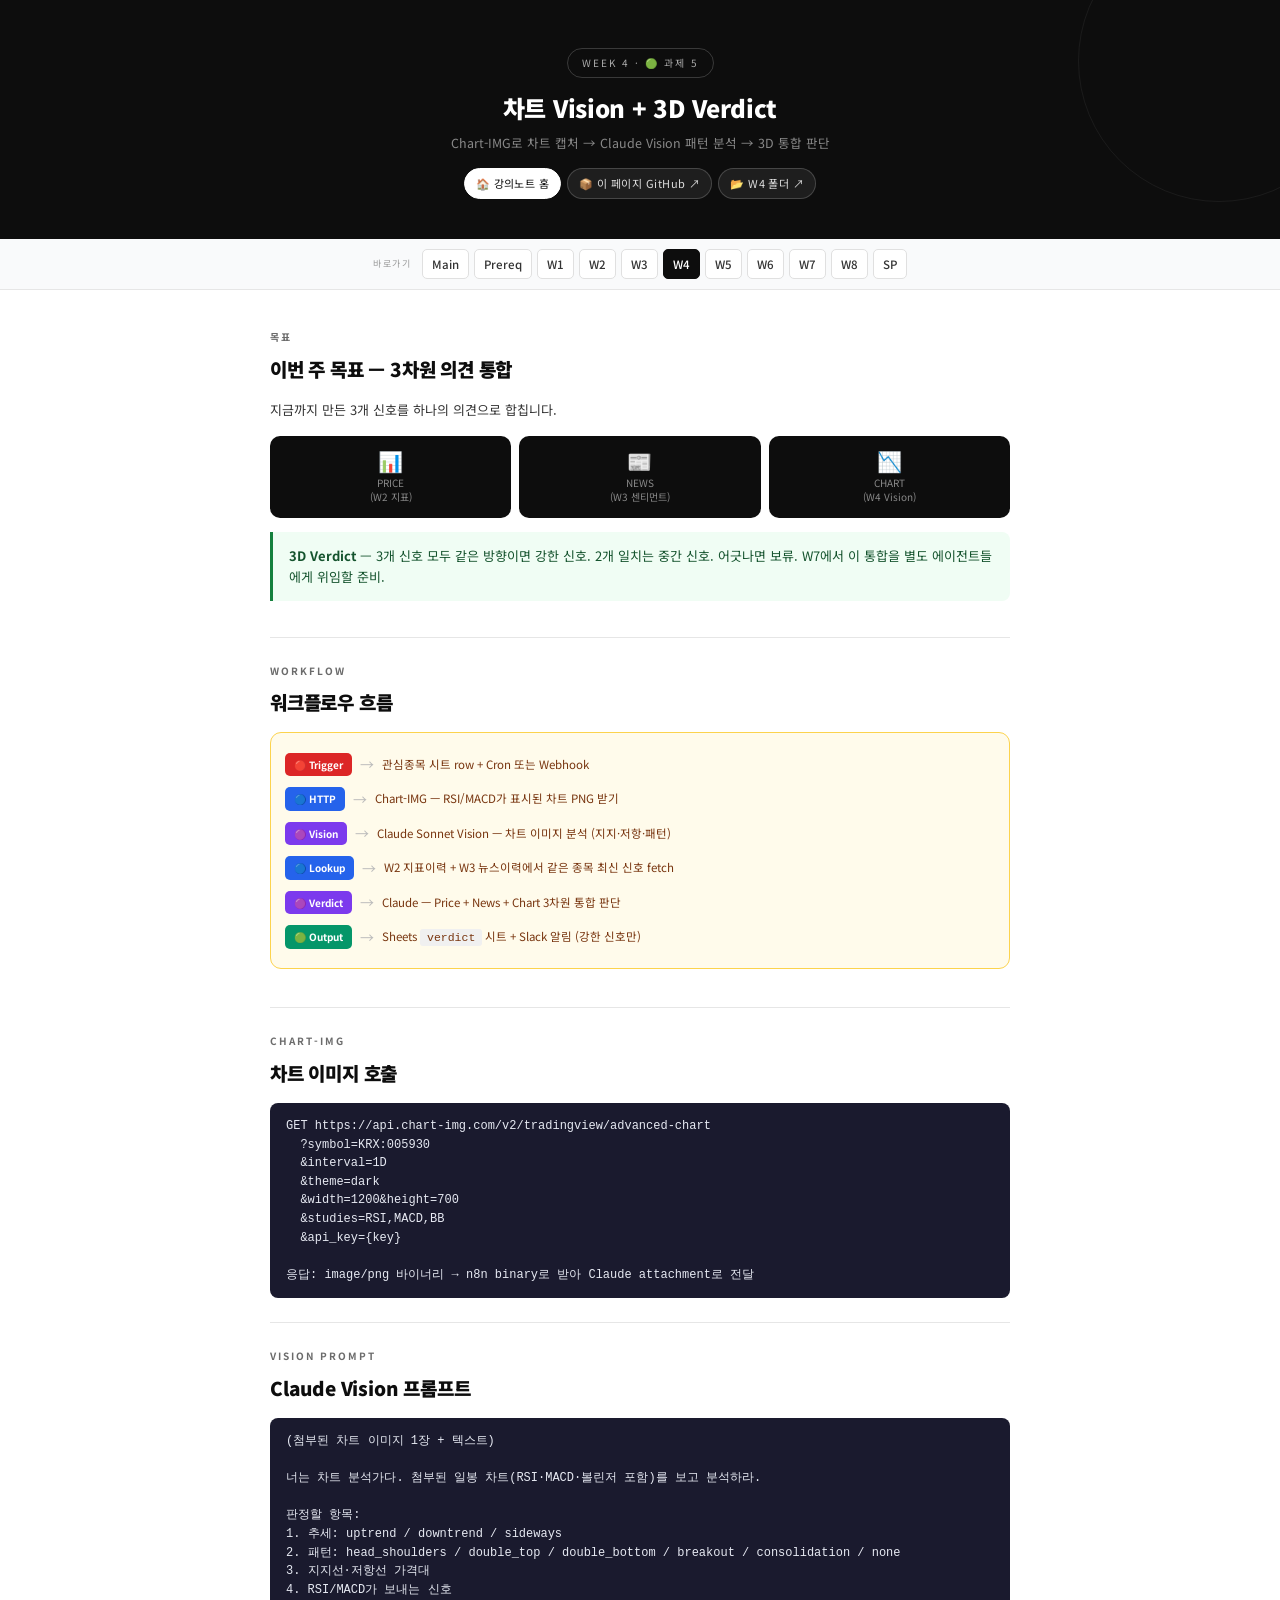
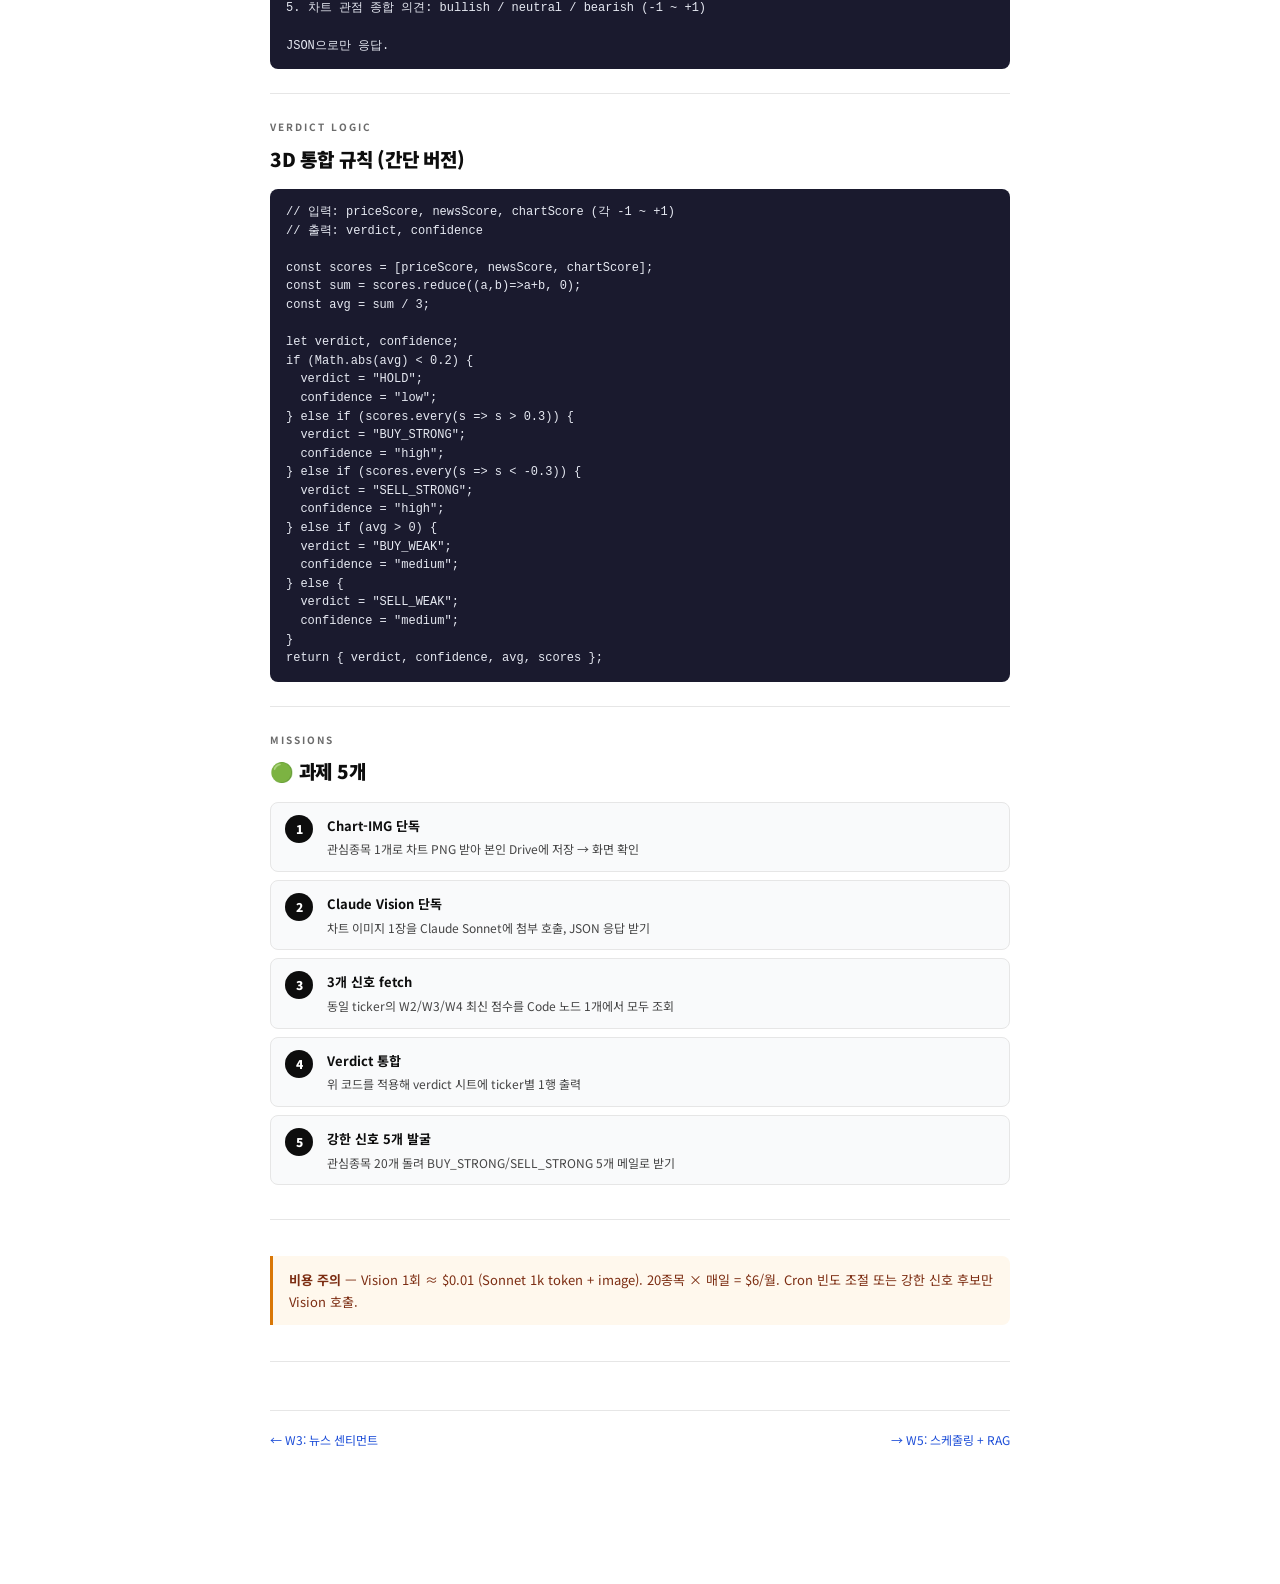
<file: manuals/W4_chart_vision.html>
<!DOCTYPE html>
<html lang="ko">
<head>
<meta charset="UTF-8"><meta name="viewport" content="width=device-width, initial-scale=1.0">
<title>W4 — 차트 Vision + 3D Verdict</title>
<link rel="stylesheet" href="_style.css">
</head>
<body>
<div class="hero">
  <div class="hero-badge">Week 4 · 🟢 과제 5</div>
  <h1>차트 Vision + 3D Verdict</h1>
  <p class="hero-sub">Chart-IMG로 차트 캡처 → Claude Vision 패턴 분석 → 3D 통합 판단</p>
  <div class="hero-bar">
    <a class="primary" href="https://keerhee.github.io/invest-ax-curriculum/">🏠 강의노트 홈</a>
    <a href="https://github.com/keerhee/invest-ax-curriculum/blob/main/manuals/W4_chart_vision.html" target="_blank" rel="noopener">📦 이 페이지 GitHub ↗</a>
    <a href="https://github.com/keerhee/invest-ax-curriculum/tree/main/W4%20%EC%B0%A8%ED%8A%B8Vision" target="_blank" rel="noopener">📂 W4 폴더 ↗</a>
  </div>

</div>
<nav class="quick-nav">
    <span class="label">바로가기</span>
    <a href="00_main.html">Main</a>
    <a href="01_prereq.html">Prereq</a>
    <a href="W1_data_collection.html">W1</a>
    <a href="W2_technical_indicators.html">W2</a>
    <a href="W3_news_sentiment.html">W3</a>
    <a class="current" href="#">W4</a>
    <a href="W5_scheduling_rag.html">W5</a>
    <a href="W6_hybrid_rag.html">W6</a>
    <a href="W7_multi_agent.html">W7</a>
    <a href="W8_paper_trading.html">W8</a>
    <a href="SP_kis_korea.html">SP</a>
</nav>


<div class="container">

<section>
  <div class="eyebrow">목표</div>
  <h2>이번 주 목표 — 3차원 의견 통합</h2>
  <p>지금까지 만든 3개 신호를 하나의 의견으로 합칩니다.</p>
  <div class="kpi">
    <div class="kpi-card"><div class="kpi-num">📊</div><div class="kpi-lbl">PRICE<br>(W2 지표)</div></div>
    <div class="kpi-card"><div class="kpi-num">📰</div><div class="kpi-lbl">NEWS<br>(W3 센티먼트)</div></div>
    <div class="kpi-card"><div class="kpi-num">📉</div><div class="kpi-lbl">CHART<br>(W4 Vision)</div></div>
  </div>
  <div class="callout green">
    <strong>3D Verdict</strong> — 3개 신호 모두 같은 방향이면 강한 신호. 2개 일치는 중간 신호. 어긋나면 보류. W7에서 이 통합을 별도 에이전트들에게 위임할 준비.
  </div>
</section>

<section>
  <div class="eyebrow">Workflow</div>
  <h2>워크플로우 흐름</h2>
  <div class="flow">
    <div class="flow-step"><span class="node n-trig">🔴 Trigger</span><span class="arrow">→</span>
      <span class="flow-desc">관심종목 시트 row + Cron 또는 Webhook</span></div>
    <div class="flow-step"><span class="node n-act">🔵 HTTP</span><span class="arrow">→</span>
      <span class="flow-desc">Chart-IMG — RSI/MACD가 표시된 차트 PNG 받기</span></div>
    <div class="flow-step"><span class="node n-ai">🟣 Vision</span><span class="arrow">→</span>
      <span class="flow-desc">Claude Sonnet Vision — 차트 이미지 분석 (지지·저항·패턴)</span></div>
    <div class="flow-step"><span class="node n-act">🔵 Lookup</span><span class="arrow">→</span>
      <span class="flow-desc">W2 지표이력 + W3 뉴스이력에서 같은 종목 최신 신호 fetch</span></div>
    <div class="flow-step"><span class="node n-ai">🟣 Verdict</span><span class="arrow">→</span>
      <span class="flow-desc">Claude — Price + News + Chart 3차원 통합 판단</span></div>
    <div class="flow-step"><span class="node n-out">🟢 Output</span><span class="arrow">→</span>
      <span class="flow-desc">Sheets <code>verdict</code> 시트 + Slack 알림 (강한 신호만)</span></div>
  </div>
</section>

<section>
  <div class="eyebrow">Chart-IMG</div>
  <h2>차트 이미지 호출</h2>
  <pre>GET https://api.chart-img.com/v2/tradingview/advanced-chart
  ?symbol=KRX:005930
  &interval=1D
  &theme=dark
  &width=1200&height=700
  &studies=RSI,MACD,BB
  &api_key={key}

응답: image/png 바이너리 → n8n binary로 받아 Claude attachment로 전달</pre>
</section>

<section>
  <div class="eyebrow">Vision Prompt</div>
  <h2>Claude Vision 프롬프트</h2>
  <pre>(첨부된 차트 이미지 1장 + 텍스트)

너는 차트 분석가다. 첨부된 일봉 차트(RSI·MACD·볼린저 포함)를 보고 분석하라.

판정할 항목:
1. 추세: uptrend / downtrend / sideways
2. 패턴: head_shoulders / double_top / double_bottom / breakout / consolidation / none
3. 지지선·저항선 가격대
4. RSI/MACD가 보내는 신호
5. 차트 관점 종합 의견: bullish / neutral / bearish (-1 ~ +1)

JSON으로만 응답.</pre>
</section>

<section>
  <div class="eyebrow">Verdict Logic</div>
  <h2>3D 통합 규칙 (간단 버전)</h2>
  <pre>// 입력: priceScore, newsScore, chartScore (각 -1 ~ +1)
// 출력: verdict, confidence

const scores = [priceScore, newsScore, chartScore];
const sum = scores.reduce((a,b)=&gt;a+b, 0);
const avg = sum / 3;

let verdict, confidence;
if (Math.abs(avg) &lt; 0.2) {
  verdict = "HOLD";
  confidence = "low";
} else if (scores.every(s =&gt; s &gt; 0.3)) {
  verdict = "BUY_STRONG";
  confidence = "high";
} else if (scores.every(s =&gt; s &lt; -0.3)) {
  verdict = "SELL_STRONG";
  confidence = "high";
} else if (avg &gt; 0) {
  verdict = "BUY_WEAK";
  confidence = "medium";
} else {
  verdict = "SELL_WEAK";
  confidence = "medium";
}
return { verdict, confidence, avg, scores };</pre>
</section>

<section>
  <div class="eyebrow">Missions</div>
  <h2>🟢 과제 5개</h2>
  <div class="missions">
    <div class="mission"><div class="num">1</div><div class="body"><div class="t">Chart-IMG 단독</div><div class="d">관심종목 1개로 차트 PNG 받아 본인 Drive에 저장 → 화면 확인</div></div></div>
    <div class="mission"><div class="num">2</div><div class="body"><div class="t">Claude Vision 단독</div><div class="d">차트 이미지 1장을 Claude Sonnet에 첨부 호출, JSON 응답 받기</div></div></div>
    <div class="mission"><div class="num">3</div><div class="body"><div class="t">3개 신호 fetch</div><div class="d">동일 ticker의 W2/W3/W4 최신 점수를 Code 노드 1개에서 모두 조회</div></div></div>
    <div class="mission"><div class="num">4</div><div class="body"><div class="t">Verdict 통합</div><div class="d">위 코드를 적용해 verdict 시트에 ticker별 1행 출력</div></div></div>
    <div class="mission"><div class="num">5</div><div class="body"><div class="t">강한 신호 5개 발굴</div><div class="d">관심종목 20개 돌려 BUY_STRONG/SELL_STRONG 5개 메일로 받기</div></div></div>
  </div>
</section>

<section>
  <div class="callout warn">
    <strong>비용 주의</strong> — Vision 1회 ≈ $0.01 (Sonnet 1k token + image). 20종목 × 매일 = $6/월. Cron 빈도 조절 또는 강한 신호 후보만 Vision 호출.
  </div>
</section>

<section>
  <div class="navbar">
    <a href="W3_news_sentiment.html">← W3: 뉴스 센티먼트</a>
    <a href="W5_scheduling_rag.html">→ W5: 스케줄링 + RAG</a>
  </div>
</section>

</div>
</body>
</html>
</file>
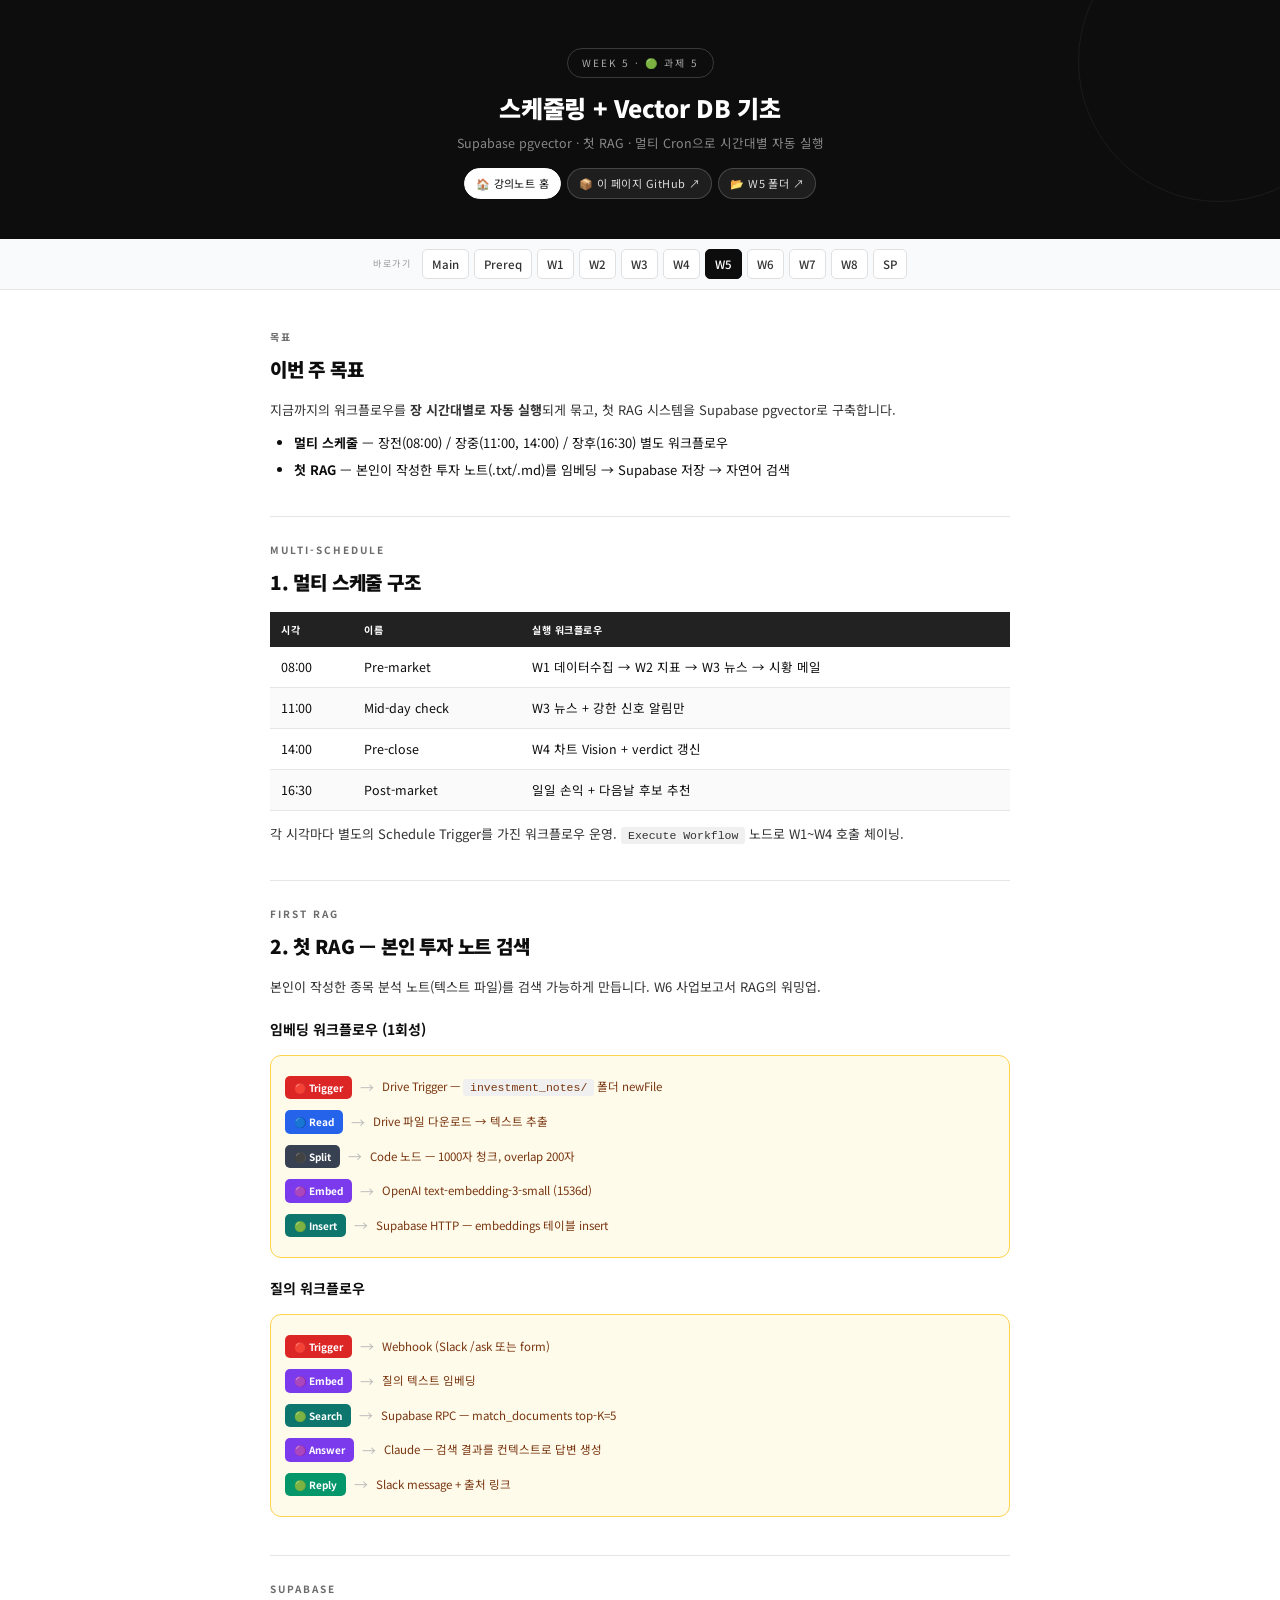
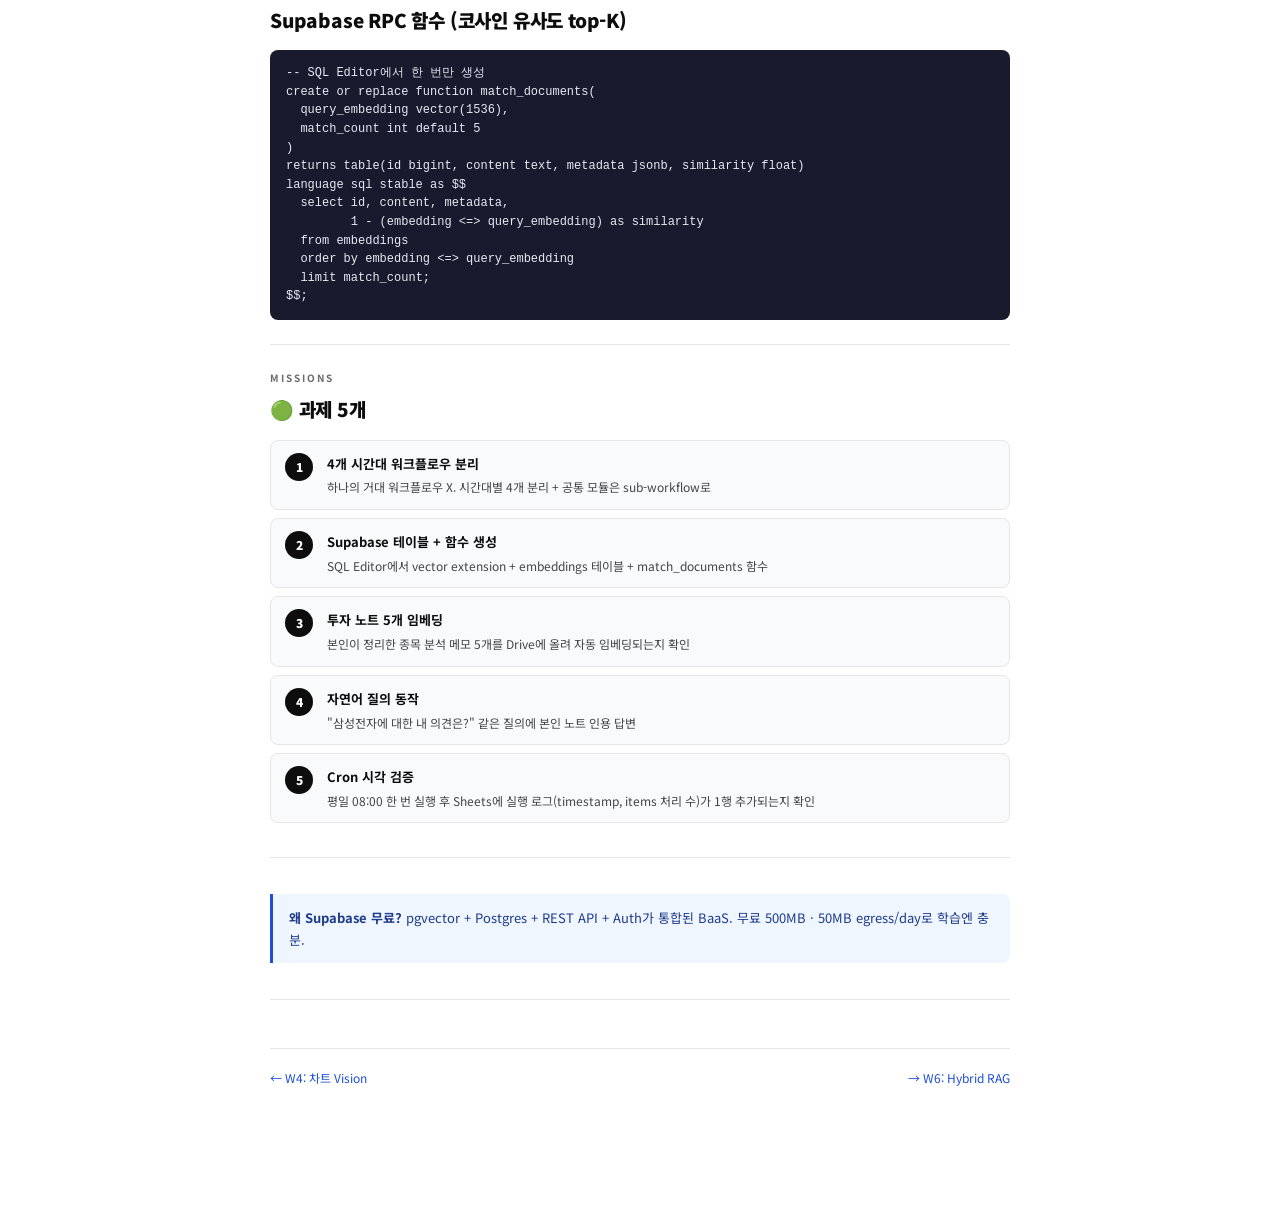
<file: manuals/W5_scheduling_rag.html>
<!DOCTYPE html>
<html lang="ko">
<head>
<meta charset="UTF-8"><meta name="viewport" content="width=device-width, initial-scale=1.0">
<title>W5 — 스케줄링 + Vector DB 기초</title>
<link rel="stylesheet" href="_style.css">
</head>
<body>
<div class="hero">
  <div class="hero-badge">Week 5 · 🟢 과제 5</div>
  <h1>스케줄링 + Vector DB 기초</h1>
  <p class="hero-sub">Supabase pgvector · 첫 RAG · 멀티 Cron으로 시간대별 자동 실행</p>
  <div class="hero-bar">
    <a class="primary" href="https://keerhee.github.io/invest-ax-curriculum/">🏠 강의노트 홈</a>
    <a href="https://github.com/keerhee/invest-ax-curriculum/blob/main/manuals/W5_scheduling_rag.html" target="_blank" rel="noopener">📦 이 페이지 GitHub ↗</a>
    <a href="https://github.com/keerhee/invest-ax-curriculum/tree/main/W5%20%EC%8A%A4%EC%BC%80%EC%A4%84%EB%A7%81RAG" target="_blank" rel="noopener">📂 W5 폴더 ↗</a>
  </div>

</div>
<nav class="quick-nav">
    <span class="label">바로가기</span>
    <a href="00_main.html">Main</a>
    <a href="01_prereq.html">Prereq</a>
    <a href="W1_data_collection.html">W1</a>
    <a href="W2_technical_indicators.html">W2</a>
    <a href="W3_news_sentiment.html">W3</a>
    <a href="W4_chart_vision.html">W4</a>
    <a class="current" href="#">W5</a>
    <a href="W6_hybrid_rag.html">W6</a>
    <a href="W7_multi_agent.html">W7</a>
    <a href="W8_paper_trading.html">W8</a>
    <a href="SP_kis_korea.html">SP</a>
</nav>


<div class="container">

<section>
  <div class="eyebrow">목표</div>
  <h2>이번 주 목표</h2>
  <p>지금까지의 워크플로우를 <strong>장 시간대별로 자동 실행</strong>되게 묶고, 첫 RAG 시스템을 Supabase pgvector로 구축합니다.</p>
  <ul>
    <li><strong>멀티 스케줄</strong> — 장전(08:00) / 장중(11:00, 14:00) / 장후(16:30) 별도 워크플로우</li>
    <li><strong>첫 RAG</strong> — 본인이 작성한 투자 노트(.txt/.md)를 임베딩 → Supabase 저장 → 자연어 검색</li>
  </ul>
</section>

<section>
  <div class="eyebrow">Multi-Schedule</div>
  <h2>1. 멀티 스케줄 구조</h2>
  <table>
    <thead><tr><th>시각</th><th>이름</th><th>실행 워크플로우</th></tr></thead>
    <tbody>
      <tr><td>08:00</td><td>Pre-market</td><td>W1 데이터수집 → W2 지표 → W3 뉴스 → 시황 메일</td></tr>
      <tr><td>11:00</td><td>Mid-day check</td><td>W3 뉴스 + 강한 신호 알림만</td></tr>
      <tr><td>14:00</td><td>Pre-close</td><td>W4 차트 Vision + verdict 갱신</td></tr>
      <tr><td>16:30</td><td>Post-market</td><td>일일 손익 + 다음날 후보 추천</td></tr>
    </tbody>
  </table>
  <p>각 시각마다 별도의 Schedule Trigger를 가진 워크플로우 운영. <code>Execute Workflow</code> 노드로 W1~W4 호출 체이닝.</p>
</section>

<section>
  <div class="eyebrow">First RAG</div>
  <h2>2. 첫 RAG — 본인 투자 노트 검색</h2>
  <p>본인이 작성한 종목 분석 노트(텍스트 파일)를 검색 가능하게 만듭니다. W6 사업보고서 RAG의 워밍업.</p>

  <h3>임베딩 워크플로우 (1회성)</h3>
  <div class="flow">
    <div class="flow-step"><span class="node n-trig">🔴 Trigger</span><span class="arrow">→</span>
      <span class="flow-desc">Drive Trigger — <code>investment_notes/</code> 폴더 newFile</span></div>
    <div class="flow-step"><span class="node n-act">🔵 Read</span><span class="arrow">→</span>
      <span class="flow-desc">Drive 파일 다운로드 → 텍스트 추출</span></div>
    <div class="flow-step"><span class="node n-logic">⚫ Split</span><span class="arrow">→</span>
      <span class="flow-desc">Code 노드 — 1000자 청크, overlap 200자</span></div>
    <div class="flow-step"><span class="node n-ai">🟣 Embed</span><span class="arrow">→</span>
      <span class="flow-desc">OpenAI text-embedding-3-small (1536d)</span></div>
    <div class="flow-step"><span class="node n-store">🟢 Insert</span><span class="arrow">→</span>
      <span class="flow-desc">Supabase HTTP — embeddings 테이블 insert</span></div>
  </div>

  <h3>질의 워크플로우</h3>
  <div class="flow">
    <div class="flow-step"><span class="node n-trig">🔴 Trigger</span><span class="arrow">→</span>
      <span class="flow-desc">Webhook (Slack /ask 또는 form)</span></div>
    <div class="flow-step"><span class="node n-ai">🟣 Embed</span><span class="arrow">→</span>
      <span class="flow-desc">질의 텍스트 임베딩</span></div>
    <div class="flow-step"><span class="node n-store">🟢 Search</span><span class="arrow">→</span>
      <span class="flow-desc">Supabase RPC — match_documents top-K=5</span></div>
    <div class="flow-step"><span class="node n-ai">🟣 Answer</span><span class="arrow">→</span>
      <span class="flow-desc">Claude — 검색 결과를 컨텍스트로 답변 생성</span></div>
    <div class="flow-step"><span class="node n-out">🟢 Reply</span><span class="arrow">→</span>
      <span class="flow-desc">Slack message + 출처 링크</span></div>
  </div>
</section>

<section>
  <div class="eyebrow">Supabase</div>
  <h2>Supabase RPC 함수 (코사인 유사도 top-K)</h2>
  <pre>-- SQL Editor에서 한 번만 생성
create or replace function match_documents(
  query_embedding vector(1536),
  match_count int default 5
)
returns table(id bigint, content text, metadata jsonb, similarity float)
language sql stable as $$
  select id, content, metadata,
         1 - (embedding &lt;=&gt; query_embedding) as similarity
  from embeddings
  order by embedding &lt;=&gt; query_embedding
  limit match_count;
$$;</pre>
</section>

<section>
  <div class="eyebrow">Missions</div>
  <h2>🟢 과제 5개</h2>
  <div class="missions">
    <div class="mission"><div class="num">1</div><div class="body"><div class="t">4개 시간대 워크플로우 분리</div><div class="d">하나의 거대 워크플로우 X. 시간대별 4개 분리 + 공통 모듈은 sub-workflow로</div></div></div>
    <div class="mission"><div class="num">2</div><div class="body"><div class="t">Supabase 테이블 + 함수 생성</div><div class="d">SQL Editor에서 vector extension + embeddings 테이블 + match_documents 함수</div></div></div>
    <div class="mission"><div class="num">3</div><div class="body"><div class="t">투자 노트 5개 임베딩</div><div class="d">본인이 정리한 종목 분석 메모 5개를 Drive에 올려 자동 임베딩되는지 확인</div></div></div>
    <div class="mission"><div class="num">4</div><div class="body"><div class="t">자연어 질의 동작</div><div class="d">"삼성전자에 대한 내 의견은?" 같은 질의에 본인 노트 인용 답변</div></div></div>
    <div class="mission"><div class="num">5</div><div class="body"><div class="t">Cron 시각 검증</div><div class="d">평일 08:00 한 번 실행 후 Sheets에 실행 로그(timestamp, items 처리 수)가 1행 추가되는지 확인</div></div></div>
  </div>
</section>

<section>
  <div class="callout info">
    <strong>왜 Supabase 무료?</strong> pgvector + Postgres + REST API + Auth가 통합된 BaaS. 무료 500MB · 50MB egress/day로 학습엔 충분.
  </div>
</section>

<section>
  <div class="navbar">
    <a href="W4_chart_vision.html">← W4: 차트 Vision</a>
    <a href="W6_hybrid_rag.html">→ W6: Hybrid RAG</a>
  </div>
</section>

</div>
</body>
</html>
</file>
<file: manuals/_style.css>
/* 공통 스타일 — 모든 매뉴얼 HTML이 참조 */
@import url('https://fonts.googleapis.com/css2?family=Noto+Sans+KR:wght@300;400;500;700;900&display=swap');
*{box-sizing:border-box;margin:0;padding:0}
body{font-family:'Noto Sans KR',-apple-system,sans-serif;color:#0d0d0d;background:#fff;
  font-size:14px;line-height:1.75;padding:0 0 80px}
a{color:#1d4ed8;text-decoration:none} a:hover{text-decoration:underline}

.hero{background:#0d0d0d;color:#fff;padding:48px 20px 40px;text-align:center;position:relative;overflow:hidden}
.hero::before{content:'';position:absolute;top:-80px;right:-80px;width:280px;height:280px;
  border:1px solid rgba(255,255,255,.06);border-radius:50%}
.hero-badge{display:inline-block;border:1px solid rgba(255,255,255,.18);border-radius:20px;
  padding:5px 14px;font-size:10px;letter-spacing:2px;text-transform:uppercase;color:#aaa;margin-bottom:14px}
.hero h1{font-size:24px;font-weight:900;line-height:1.35;margin-bottom:8px;letter-spacing:-.3px}
.hero-sub{font-size:12.5px;color:#888}

.container{max-width:780px;margin:0 auto;padding:30px 20px}
section{padding:24px 0;border-top:1px solid #e6e6e6}
section:first-child{border-top:none;padding-top:8px}

.eyebrow{font-size:10px;font-weight:700;letter-spacing:2px;text-transform:uppercase;color:#6b6b6b;margin-bottom:6px}
h2{font-size:19px;font-weight:900;margin-bottom:14px;letter-spacing:-.2px}
h3{font-size:14px;font-weight:700;margin:18px 0 8px}
p{color:#333;margin-bottom:10px;font-size:13px}
ul,ol{padding-left:24px;margin-bottom:10px}
li{margin:5px 0;font-size:13px}

table{width:100%;border-collapse:collapse;margin:12px 0;font-size:12.5px}
th{background:#222;color:#fff;padding:9px 11px;text-align:left;font-size:10px;letter-spacing:.5px;font-weight:700}
td{padding:9px 11px;border-bottom:1px solid #e6e6e6;vertical-align:top}
tr:nth-child(even) td{background:#fafafa}

code{background:#f0f0f0;padding:2px 7px;border-radius:3px;font-size:11.5px;font-family:Menlo,Consolas,monospace}
pre{background:#1a1a2e;color:#e6e9f2;padding:14px 16px;border-radius:8px;font-size:12px;
  overflow-x:auto;white-space:pre-wrap;word-break:break-all;font-family:Menlo,Consolas,monospace;line-height:1.55}

.callout{padding:13px 16px;border-radius:0 8px 8px 0;margin:12px 0;font-size:13px;line-height:1.65}
.callout.gray{background:#f3f3f3;border-left:3px solid #0d0d0d}
.callout.green{background:#f0fdf4;border-left:3px solid #15803d;color:#14532d}
.callout.warn{background:#fff8ed;border-left:3px solid #d97706;color:#7c2d12}
.callout.danger{background:#fef2f2;border-left:3px solid #dc2626;color:#7f1d1d}
.callout.info{background:#eff6ff;border-left:3px solid #1d4ed8;color:#1e3a8a}

/* n8n flow box */
.flow{background:#fffbeb;border:1px solid #fcd34d;border-radius:11px;padding:14px;margin:14px 0}
.flow-title{font-size:11px;font-weight:700;color:#92400e;margin-bottom:10px}
.flow-step{display:flex;align-items:center;gap:8px;padding:5px 0;font-size:12px}
.node{padding:3px 9px;border-radius:5px;font-size:10px;font-weight:700;color:#fff;white-space:nowrap;flex-shrink:0}
.n-trig{background:#dc2626} .n-act{background:#2563eb} .n-ai{background:#7c3aed}
.n-out{background:#059669} .n-logic{background:#374151} .n-store{background:#0f766e}
.arrow{color:#bbb;font-size:14px}
.flow-desc{flex:1;font-size:11.5px;color:#78350f;line-height:1.5}

/* mission cards */
.missions{display:grid;grid-template-columns:1fr;gap:8px;margin:10px 0}
.mission{background:#f9fafb;border:1px solid #e6e6e6;border-radius:8px;padding:12px 14px;display:grid;
  grid-template-columns:32px 1fr;gap:10px;align-items:start}
.mission .num{width:28px;height:28px;background:#0d0d0d;color:#fff;border-radius:50%;text-align:center;
  font-weight:900;font-size:12px;line-height:28px}
.mission .body .t{font-size:13px;font-weight:700;color:#0d0d0d;margin-bottom:3px}
.mission .body .d{font-size:12px;color:#444;line-height:1.55}

/* nav */
.navbar{display:flex;justify-content:space-between;font-size:12px;padding:18px 0 0;border-top:1px solid #e6e6e6;margin-top:24px}
.navbar a{color:#1d4ed8}

/* kpi tiles */
.kpi{display:grid;grid-template-columns:repeat(3,1fr);gap:8px;margin:14px 0}
.kpi-card{background:#0d0d0d;color:#fff;border-radius:10px;padding:14px 8px;text-align:center}
.kpi-num{font-size:20px;font-weight:900;line-height:1.1}
.kpi-lbl{font-size:10px;color:#888;margin-top:4px;line-height:1.4}

/* quick nav — 모든 가이드 상단의 11개 chip (메인/사전준비/W1~W8/SP) */
.quick-nav{background:#f9fafb;border-bottom:1px solid #e6e6e6;padding:10px 16px;
  display:flex;flex-wrap:wrap;gap:5px;justify-content:center;font-size:11.5px;align-items:center}
.quick-nav .label{font-size:9px;letter-spacing:1.5px;text-transform:uppercase;color:#999;margin-right:6px}
.quick-nav a{display:inline-flex;align-items:center;padding:4px 9px;border-radius:5px;
  background:#fff;border:1px solid #e0e0e0;color:#333;text-decoration:none;
  font-weight:500;transition:all .12s ease}
.quick-nav a:hover{border-color:#0d0d0d;background:#0d0d0d;color:#fff;text-decoration:none}
.quick-nav a.current{background:#0d0d0d;color:#fff;border-color:#0d0d0d;cursor:default}
.quick-nav a.current:hover{background:#0d0d0d}

/* hero source bar — GitHub / 강의노트 / 폴더 위젯 */
.hero-bar{display:flex;flex-wrap:wrap;gap:6px;justify-content:center;margin-top:14px;font-size:11px}
.hero-bar a{display:inline-flex;align-items:center;gap:4px;padding:5px 11px;border-radius:999px;
  background:rgba(255,255,255,.07);color:#ddd;border:1px solid rgba(255,255,255,.18);
  text-decoration:none;letter-spacing:.04em}
.hero-bar a:hover{background:rgba(255,255,255,.14);border-color:#fff;color:#fff;text-decoration:none}
.hero-bar a.primary{background:#fff;color:#0d0d0d;border-color:#fff}
.hero-bar a.primary:hover{background:#e6e6e6;color:#0d0d0d}
</file>
